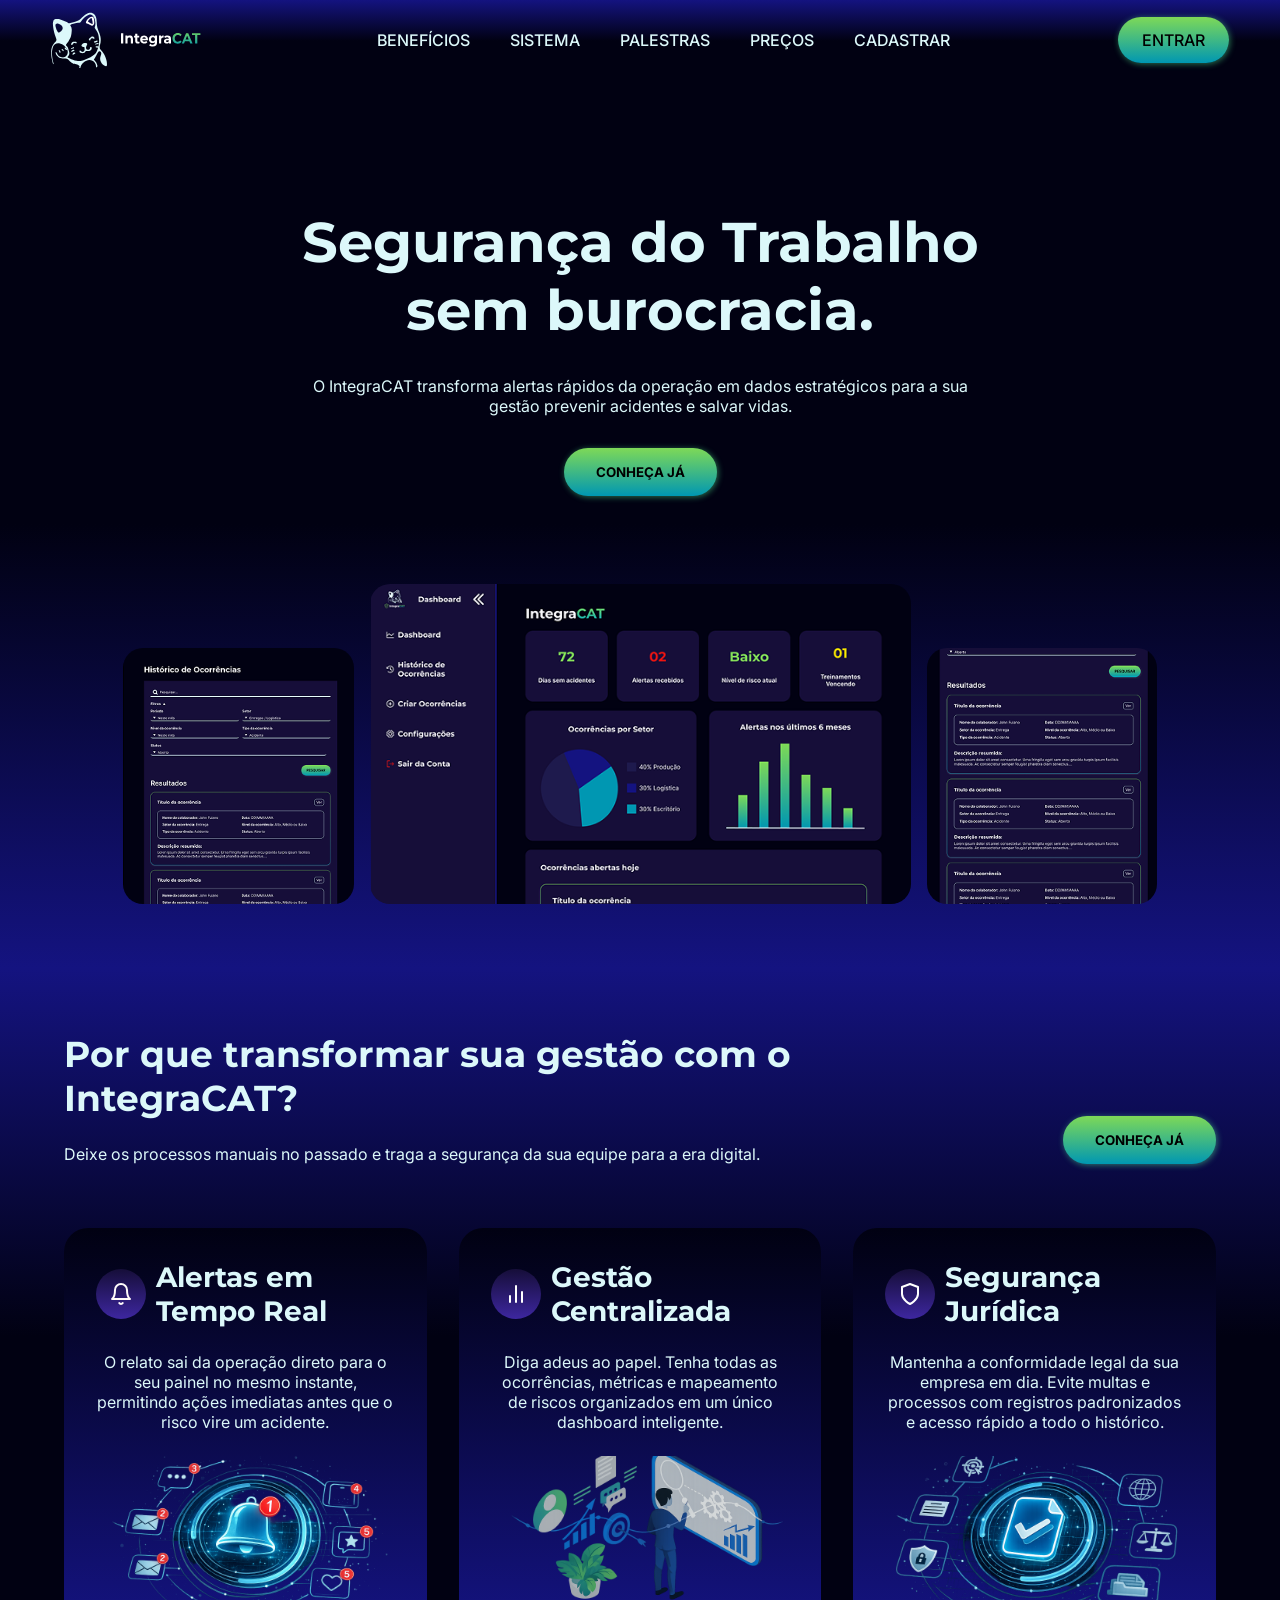
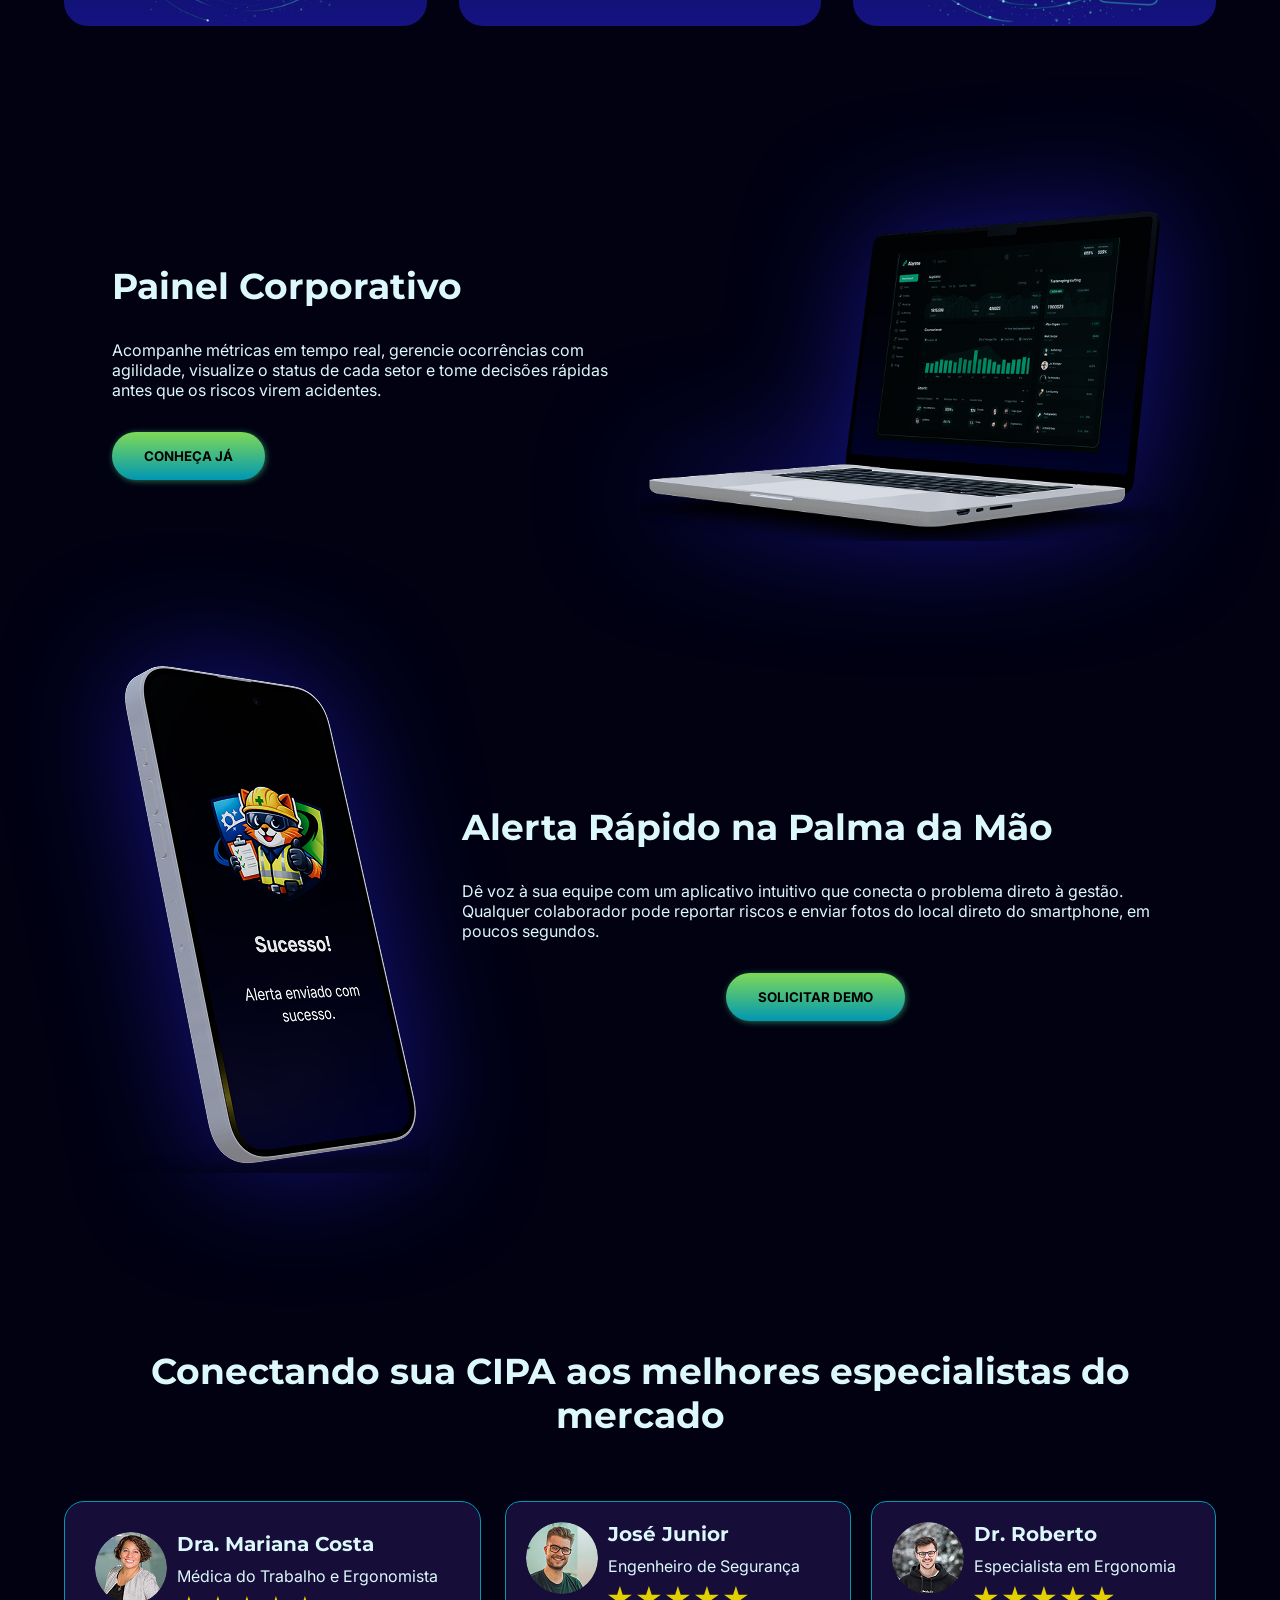
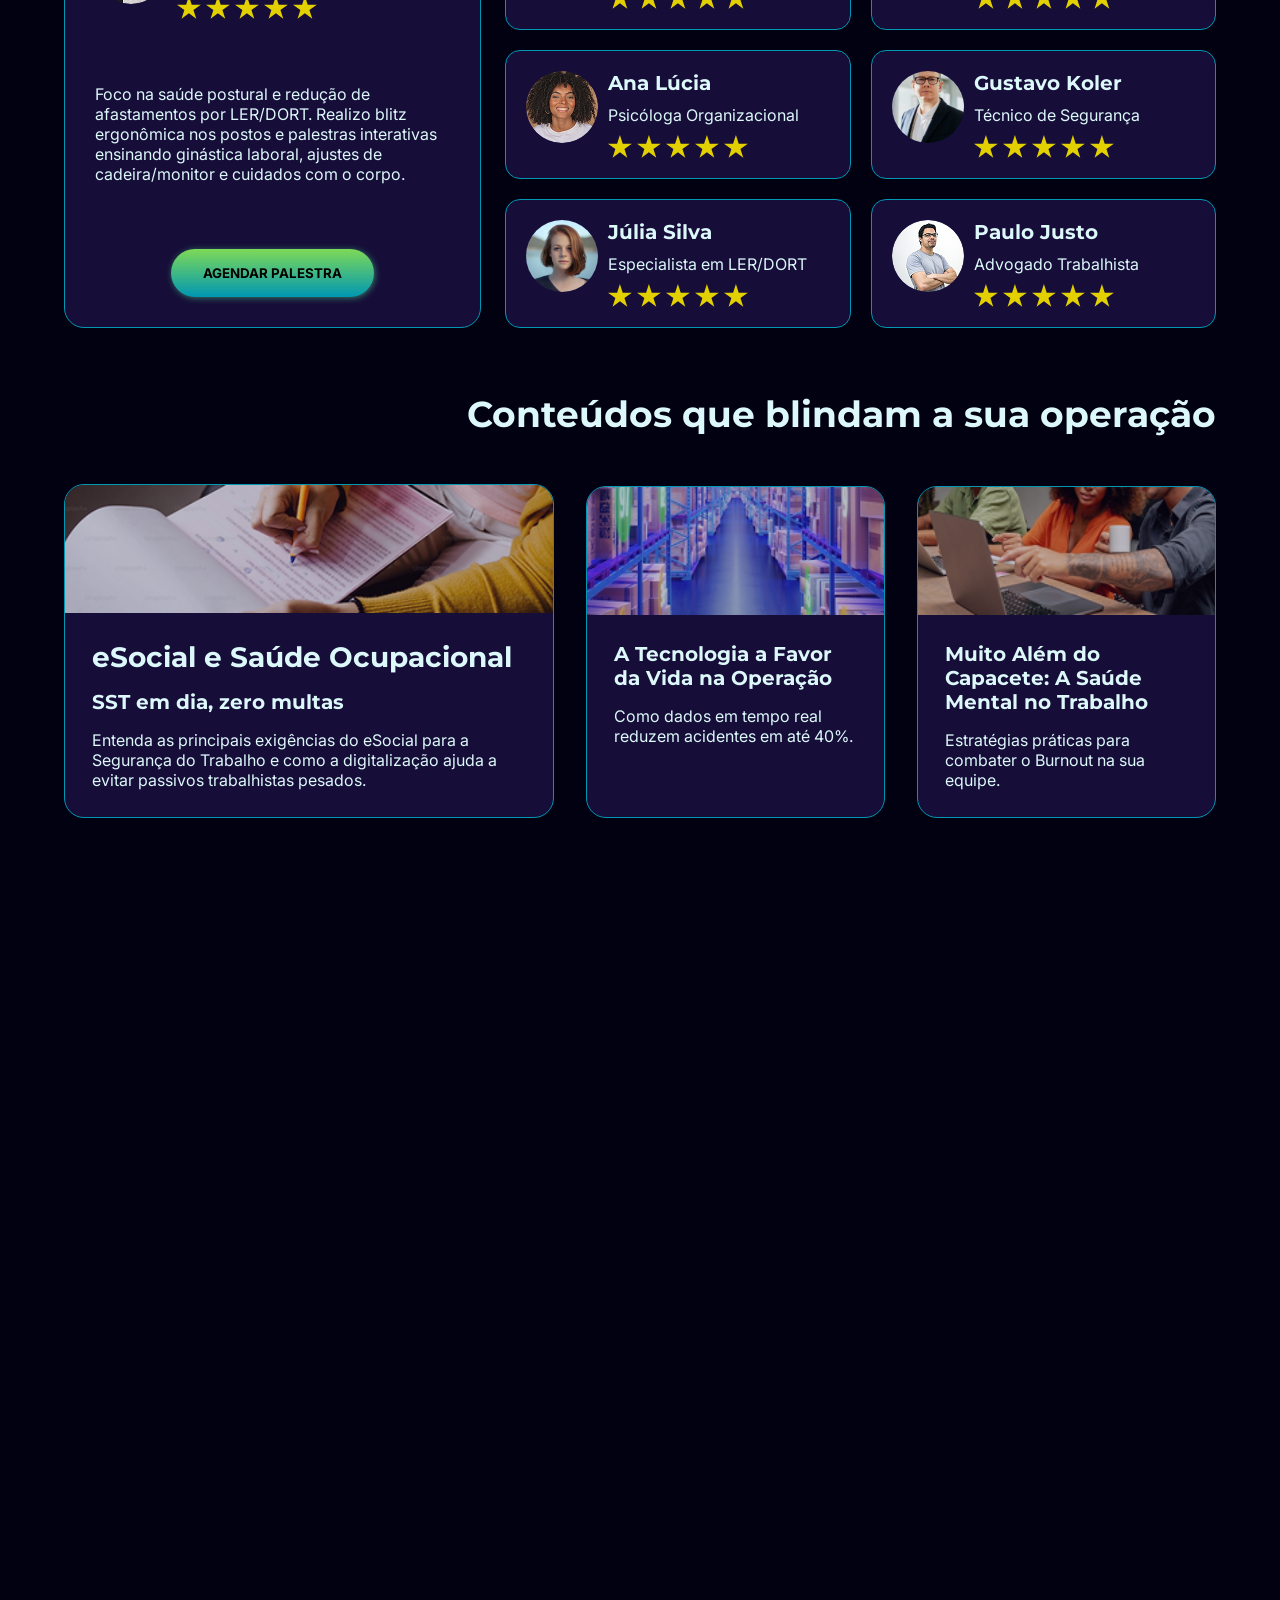
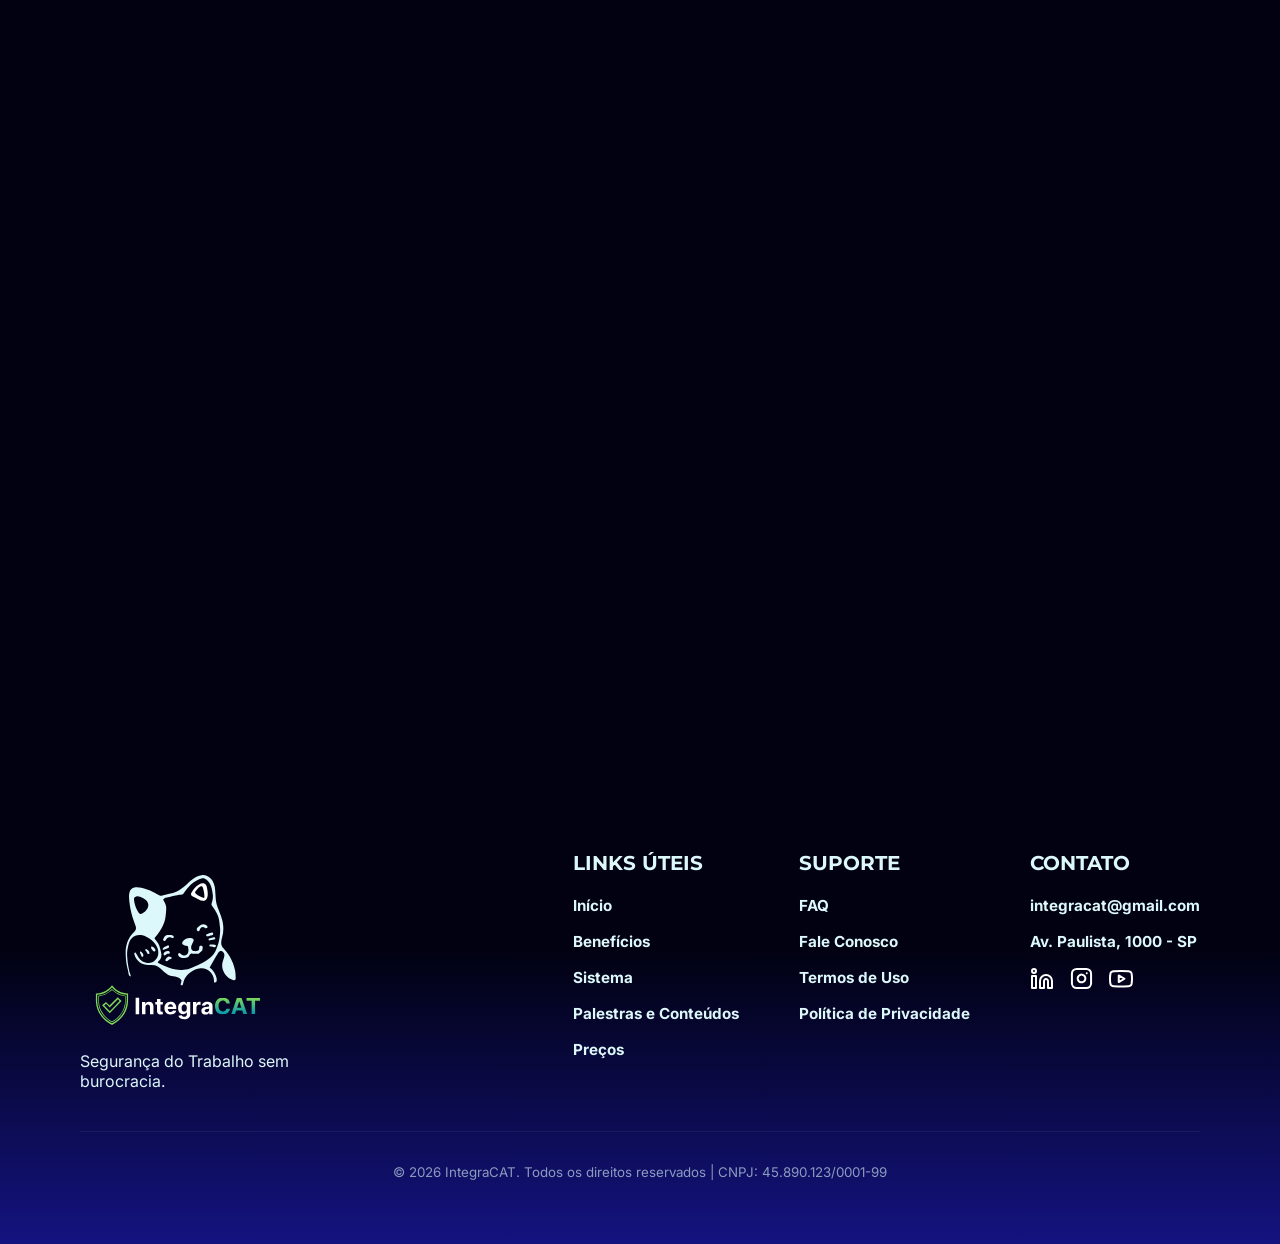
<file: index.html>
<html lang="pt-BR">

<head>
    <meta charset="UTF-8" />
    <meta name="viewport" content="width=device-width, initial-scale=1.0" />

    <link rel="preconnect" href="https://fonts.googleapis.com" />
    <link rel="preconnect" href="https://fonts.gstatic.com" crossorigin />
    <link href="https://fonts.googleapis.com/css2?family=Inter:ital,opsz,wght@0,14..32,100..900;1,14..32,100..900&family=Montserrat:ital,wght@0,100..900;1,100..900&display=swap" rel="stylesheet" />

    <link rel="preconnect" href="https://fonts.googleapis.com" />
    <link rel="preconnect" href="https://fonts.gstatic.com" crossorigin />
    <link href="https://fonts.googleapis.com/css2?family=Montserrat:ital,wght@0,100..900;1,100..900&display=swap" rel="stylesheet" />

    <link rel="stylesheet" href="./source/style/reset.css" />
    <link rel="stylesheet" href="./source/style/variables.css" />
    <link rel="stylesheet" href="./source/style/landing-page.css" />
    <link rel="stylesheet" href="./source/style/components.css" />

    <link rel="shortcut icon" href="./source/img/logo integraCAT-nolet.svg" type="image/x-icon">

    <title>IntegraCAT</title>
</head>

<body>
    <header>
        <nav class="header-nav">
            <div class="title-logo">
                <img src="./source/img/logo integraCAT-nolet.svg" alt="logo - IntegraCAT" />
                <img class="lettering-logo" src="./source/img/lettering integraCAT.svg" alt="letreiro - IntegraCAT" />
            </div>
            <button class="menu" aria-label="Abrir menu">
          <img src="./source/img/icons/menu.svg" alt="menu" width="30px">
        </button>
            <ul>
                <li><a href="#beneficios" class="header-link">BENEFÍCIOS</a></li>
                <li><a href="#sistema" class="header-link">SISTEMA</a></li>
                <li><a href="#palestras" class="header-link">PALESTRAS</a></li>
                <li><a href="#precos" class="header-link">PREÇOS</a></li>
                <li><a href="#leads" class="header-link">CADASTRAR</a></li>
                <li><a class="btn-green btn-mobile" href="./pages/entrarNaConta.html">ENTRAR</a></li>
            </ul>
            <a id="btn-entrar-conta" class="btn-green btn-desktop" href="./pages/entrarNaConta.html">ENTRAR</a>
        </nav>
    </header>
    <main>
        <section id="home" class="hidden">
            <div class="home__texts">
                <h1>Segurança do Trabalho sem burocracia.</h1>
                <p>
                    O IntegraCAT transforma alertas rápidos da operação em dados estratégicos para a sua gestão prevenir acidentes e salvar vidas.
                </p>
                <a href="#leads"><button class="btn-green" aria-label="Ir para formulário">CONHEÇA JÁ</button></a>
            </div>

            <section class="container-images-home">
                <img src="./source/img/screenShots/historico.png" alt="historico de ocorrencias" />
                <img src="./source/img/screenShots/dashboard.png" alt="painel de gestão" />
                <img src="./source/img/screenShots/sistemaPesquisa.png" alt="pesquisa" />
            </section>
        </section>

        <section id="beneficios" class="hidden">
            <div class="beneficios-descricao">
                <div>
                    <h2>Por que transformar sua gestão com o IntegraCAT?</h2>
                    <p>
                        Deixe os processos manuais no passado e traga a segurança da sua equipe para a era digital.
                    </p>
                </div>

                <a href="#leads"><button class="btn-green" aria-label="Ir para formulário">CONHEÇA JÁ</button></a>
            </div>

            <section class="container-card-beneficios">
                <div class="card-beneficios">
                    <div class="card-beneficios-title">
                        <img src="./source/img/icons/bell_icon.svg" alt="alerta" />
                        <h3>Alertas em Tempo Real</h3>
                    </div>
                    <p>
                        O relato sai da operação direto para o seu painel no mesmo instante, permitindo ações imediatas antes que o risco vire um acidente.
                    </p>
                    <img src="./source/img/screenShots/notification1.png" alt="notificação" />
                </div>

                <div class="card-beneficios">
                    <div class="card-beneficios-title">
                        <img src="./source/img/icons/graph_icon.svg" alt="gráfico" />
                        <h3>Gestão Centralizada</h3>
                    </div>
                    <p>
                        Diga adeus ao papel. Tenha todas as ocorrências, métricas e mapeamento de riscos organizados em um único dashboard inteligente.
                    </p>
                    <img src="./source/img/screenShots/graphs1.png" alt="painel" />
                </div>

                <div class="card-beneficios">
                    <div class="card-beneficios-title">
                        <img src="./source/img/icons/shield_icon.svg" alt="escudo" />
                        <h3>Segurança Jurídica</h3>
                    </div>
                    <p>
                        Mantenha a conformidade legal da sua empresa em dia. Evite multas e processos com registros padronizados e acesso rápido a todo o histórico.
                    </p>
                    <img src="./source/img/screenShots/security1.png" alt="segurança e proteção" />
                </div>
            </section>
        </section>

        <section id="sistema" class="hidden">
            <div class="visao-sistemas">
                <section class="informacao-sistemas">
                    <h2>Painel Corporativo</h2>
                    <p>
                        Acompanhe métricas em tempo real, gerencie ocorrências com agilidade, visualize o status de cada setor e tome decisões rápidas antes que os riscos virem acidentes.
                    </p>
                    <a href="#leads"><button class="btn-green" aria-label="Ir para formulário">CONHEÇA JÁ</button></a>
                </section>
                <img src="./source/img/Screenshot-MacBook Pro (16inch).png" alt="painel corporativo no Notebook" class="img-mockup-dash" />
            </div>

            <div class="visao-sistemas">
                <img src="./source/img/Screenshot-iPhone15 Pro Max.png" alt="aplicativo de alerta no celular" class="img-mockup-app" />
                <section class="informacao-sistemas">
                    <h2>Alerta Rápido na Palma da Mão</h2>
                    <div>
                        <p>
                            Dê voz à sua equipe com um aplicativo intuitivo que conecta o problema direto à gestão. Qualquer colaborador pode reportar riscos e enviar fotos do local direto do smartphone, em poucos segundos.
                        </p>
                        <button class="btn-green" aria-label="Solicitar demonstração do aplicativo">SOLICITAR DEMO</button>
                    </div>
                </section>
            </div>
        </section>

        <section id="palestras" class="hidden">
            <h2>Conectando sua CIPA aos melhores especialistas do mercado</h2>

            <section class="container-especialistas" class="hidden">
                <article class="card-destaque" id="especialista-destaque">
                    <div>
                        <img class="img-perfil" src="./source/img/people/DraMariana.png" alt="perfil" />
                        <div>
                            <h4>Dra. Mariana Costa</h4>
                            <p>Médica do Trabalho e Ergonomista</p>
                            <div class="container-estrelas">
                                <img class="estrela" src="./source/img/icons/scoreStar.svg" alt="estrela" />
                                <img class="estrela" src="./source/img/icons/scoreStar.svg" alt="estrela" />
                                <img class="estrela" src="./source/img/icons/scoreStar.svg" alt="estrela" />
                                <img class="estrela" src="./source/img/icons/scoreStar.svg" alt="estrela" />
                                <img class="estrela" src="./source/img/icons/scoreStar.svg" alt="estrela" />
                            </div>
                        </div>
                    </div>
                    <p>
                        Foco na saúde postural e redução de afastamentos por LER/DORT. Realizo blitz ergonômica nos postos e palestras interativas ensinando ginástica laboral, ajustes de cadeira/monitor e cuidados com o corpo.
                    </p>
                    <button class="btn-green" aria-label="é possível agendar palestra com especialista">AGENDAR PALESTRA</button>
                </article>

                <div class="grid-especialistas">
                    <article class="card-menor clicavel" onclick="trocarDestaque(this)" data-descricao="Engenheiro com mais de 10 anos de experiência em adequação de maquinário e prevenção de riscos em ambientes industriais. Realiza laudos técnicos, inspeções detalhadas e treinamentos de NR-12 para garantir uma operação 100% segura e em conformidade.">
                        <div>
                            <img class="img-perfil" src="source/img/people/Jose.png" alt="perfil" />
                            <div>
                                <h4>José Junior</h4>
                                <p>Engenheiro de Segurança</p>
                                <div class="container-estrelas">
                                    <img class="estrela" src="source/img/icons/scoreStar.svg" alt="estrela" />
                                    <img class="estrela" src="source/img/icons/scoreStar.svg" alt="estrela" />
                                    <img class="estrela" src="source/img/icons/scoreStar.svg" alt="estrela" />
                                    <img class="estrela" src="source/img/icons/scoreStar.svg" alt="estrela" />
                                    <img class="estrela" src="source/img/icons/scoreStar.svg" alt="estrela" />
                                </div>
                            </div>
                        </div>
                    </article>
                    <article class="card-menor clicavel" onclick="trocarDestaque(this)" data-descricao="Doutor em Biomecânica Ocupacional, atua mapeando riscos físicos no ambiente de trabalho. Desenvolve projetos ergonômicos sob medida para escritórios e fábricas, visando aumentar a produtividade e eliminar dores e lesões ocupacionais da equipe.">
                        <div>
                            <img class="img-perfil" src="source/img/people/DrRoberto.png" alt="perfil" />
                            <div>
                                <h4>Dr. Roberto</h4>
                                <p>Especialista em Ergonomia</p>
                                <div class="container-estrelas">
                                    <img class="estrela" src="./source/img/icons/scoreStar.svg" alt="estrela" />
                                    <img class="estrela" src="./source/img/icons/scoreStar.svg" alt="estrela" />
                                    <img class="estrela" src="./source/img/icons/scoreStar.svg" alt="estrela" />
                                    <img class="estrela" src="./source/img/icons/scoreStar.svg" alt="estrela" />
                                    <img class="estrela" src="./source/img/icons/scoreStar.svg" alt="estrela" />
                                </div>
                            </div>
                        </div>
                    </article>
                    <article class="card-menor clicavel" onclick="trocarDestaque(this)" data-descricao="Especialista em Saúde Mental no Trabalho. Atua na prevenção da Síndrome de Burnout, gestão de estresse e inteligência emocional para líderes e colaboradores. Oferece workshops dinâmicos para criar um ambiente corporativo mais acolhedor e psicologicamente seguro.">
                        <div>
                            <img class="img-perfil" src="./source/img/people/AnaLucia.png" alt="perfil" />
                            <div>
                                <h4>Ana Lúcia</h4>
                                <p>Psicóloga Organizacional</p>
                                <div class="container-estrelas">
                                    <img class="estrela" src="./source/img/icons/scoreStar.svg" alt="estrela" />
                                    <img class="estrela" src="./source/img/icons/scoreStar.svg" alt="estrela" />
                                    <img class="estrela" src="./source/img/icons/scoreStar.svg" alt="estrela" />
                                    <img class="estrela" src="./source/img/icons/scoreStar.svg" alt="estrela" />
                                    <img class="estrela" src="./source/img/icons/scoreStar.svg" alt="estrela" />
                                </div>
                            </div>
                        </div>
                    </article>
                    <article class="card-menor clicavel" onclick="trocarDestaque(this)" data-descricao="Focado na linha de frente da segurança do trabalho. Possui vasta experiência em treinamentos de NR-35 (Trabalho em Altura) e NR-33 (Espaço Confinado). Conduz diálogos diários de segurança (DDS) práticos e engajadores para conscientizar a equipe operacional.">
                        <div>
                            <img class="img-perfil" src="./source/img/people/GustavoKoler.jpg" alt="perfil" />
                            <div>
                                <h4>Gustavo Koler</h4>
                                <p>Técnico de Segurança</p>
                                <div class="container-estrelas">
                                    <img class="estrela" src="./source/img/icons/scoreStar.svg" alt="estrela" />
                                    <img class="estrela" src="./source/img/icons/scoreStar.svg" alt="estrela" />
                                    <img class="estrela" src="./source/img/icons/scoreStar.svg" alt="estrela" />
                                    <img class="estrela" src="./source/img/icons/scoreStar.svg" alt="estrela" />
                                    <img class="estrela" src="./source/img/icons/scoreStar.svg" alt="estrela" />
                                </div>
                            </div>
                        </div>
                    </article>
                    <article class="card-menor clicavel" onclick="trocarDestaque(this)" data-descricao="Fisioterapeuta focada na reabilitação e prevenção de Lesões por Esforço Repetitivo. Implementa programas contínuos de ginástica laboral, além de realizar avaliações ergonômicas individuais para zerar o índice de afastamentos médicos no setor administrativo.">
                        <div>
                            <img class="img-perfil" src="source/img/people/JuliaSilva.jpg" alt="perfil" />
                            <div>
                                <h4>Júlia Silva</h4>
                                <p>Especialista em LER/DORT</p>
                                <div class="container-estrelas">
                                    <img class="estrela" src="./source/img/icons/scoreStar.svg" alt="estrela" />
                                    <img class="estrela" src="./source/img/icons/scoreStar.svg" alt="estrela" />
                                    <img class="estrela" src="./source/img/icons/scoreStar.svg" alt="estrela" />
                                    <img class="estrela" src="./source/img/icons/scoreStar.svg" alt="estrela" />
                                    <img class="estrela" src="./source/img/icons/scoreStar.svg" alt="estrela" />
                                </div>
                            </div>
                        </div>
                    </article>
                    <article class="card-menor clicavel" onclick="trocarDestaque(this)" data-descricao="Especialista em Compliance Trabalhista e Previdenciário. Orienta empresas sobre os impactos legais de acidentes de trabalho e doenças ocupacionais, defesa em fiscalizações, gestão de afastamentos (INSS) e como a digitalização ajuda a evitar multas no eSocial.">
                        <div>
                            <img class="img-perfil" src="source/img/people/PauloJusto.png" alt="perfil" />
                            <div>
                                <h4>Paulo Justo</h4>
                                <p>Advogado Trabalhista</p>
                                <div class="container-estrelas">
                                    <img class="estrela" src="./source/img/icons/scoreStar.svg" alt="estrela" />
                                    <img class="estrela" src="./source/img/icons/scoreStar.svg" alt="estrela" />
                                    <img class="estrela" src="./source/img/icons/scoreStar.svg" alt="estrela" />
                                    <img class="estrela" src="./source/img/icons/scoreStar.svg" alt="estrela" />
                                    <img class="estrela" src="./source/img/icons/scoreStar.svg" alt="estrela" />
                                </div>
                            </div>
                        </div>
                    </article>
                </div>
            </section>

            <section id="conteudos" class="hidden">
                <h2>Conteúdos que blindam a sua operação</h2>
                <section class="container-card-conteudos">
                    <article class="card-conteudo">
                        <img src="./source/img/content/saudeOcupacional.png" alt="imagem do conteudo" />
                        <div>
                            <div class="card-conteudo__texts">
                                <h3>eSocial e Saúde Ocupacional</h3>
                                <h4>SST em dia, zero multas</h4>
                                <p>
                                    Entenda as principais exigências do eSocial para a Segurança do Trabalho e como a digitalização ajuda a evitar passivos trabalhistas pesados.
                                </p>
                            </div>
                        </div>
                    </article>
                    <section class="container-card-conteudos__menores">
                        <div class="articles">
                            <article class="card-conteudo">
                                <img src="./source/img/content/tecnologiaOperacao.png" alt="capa do artigo" />
                                <div class="card-conteudo__texts">
                                    <h4>A Tecnologia a Favor da Vida na Operação</h4>
                                    <p>Como dados em tempo real reduzem acidentes em até 40%.</p>
                                </div>
                            </article>
                            <article class="card-conteudo">
                                <img src="./source/img/content/saudeMental.png" alt="capa do artigo" />
                                <div class="card-conteudo__texts">
                                    <h4>Muito Além do Capacete: A Saúde Mental no Trabalho</h4>
                                    <p>
                                        Estratégias práticas para combater o Burnout na sua equipe.
                                    </p>
                                </div>
                            </article>
                        </div>
                    </section>
                </section>
            </section>
        </section>

        <section id="precos" class="hidden">
            <h2>Planos</h2>

            <section class="container-card-precos">
                <div class="card-precos">
                    <h3>Plano Essencial</h3>
                    <h3>R$ 297,00 /mês</h3>
                    <p>Ideal para pequenas empresas dando o primeiro passo na segurança digital.</p>
                    <a href="#leads"><button class="btn-green" aria-label="Ir para formulário">TESTAR GRÁTIS</button></a>
                    <ul>
                        <li>Até 50 colaboradores;</li>
                        <li>Relatos de riscos via App;</li>
                        <li>Dashboard de gestão básico;</li>
                        <li>Histórico de ocorrências (3 meses).</li>
                    </ul>
                </div>

                <div class="card-precos">
                    <h3>Plano Profissional</h3>
                    <h3>R$ 797,00 /mês</h3>
                    <p> A solução completa para organizar o SESMT e focar na prevenção ativa.</p>
                    <a href="#leads"><button class="btn-green" aria-label="Ir para formulário">CONTRATAR</button></a>
                    <ul>
                        <li>Até 200 colaboradores;</li>
                        <li>Tudo do plano Essencial;</li>
                        <li>Relatórios avançados para CAT;</li>
                        <li>Acesso ao Hub de Especialistas (Palestras).</li>
                    </ul>
                </div>

                <div class="card-precos">
                    <h3>Plano Enterprise</h3>
                    <h3>Preço Sob Consulta</h3>
                    <p>Para grandes operações que exigem customização máxima e integração.</p>
                    <a href="#leads"><button class="btn-green" aria-label="Ir para formulário">SOLICITAR DEMONSTRAÇÃO</button></a>
                    <ul>
                        <li>Usuários ilimitados;</li>
                        <li>Tudo do plano Profissional;</li>
                        <li>Integração com ERP e eSocial;</li>
                        <li>Personalização do App com a sua marca.</li>
                    </ul>
                </div>
            </section>
        </section>

        <section id="leads" class="hidden">
            <h2>Pronto para modernizar a sua gestão de segurança?</h2>

            <form class="form-leads" action="">
                <div class="form-row">
                    <div class="form-group">
                        <label for="nome">Nome:</label>
                        <input type="text" name="user_nome" id="nome" required placeholder="Digite seu nome aqui..." />
                    </div>

                    <div class="form-group">
                        <label for="email">E-mail corporativo:</label>
                        <input type="email" name="user_email" id="email" placeholder="Digite seu e-mail aqui..." required />
                    </div>
                </div>

                <div class="form-row">
                    <div class="form-group">
                        <label for="telefone">Telefone / Whatsapp:</label>
                        <input type="tel" name="user_telefone" id="telefone" placeholder="Digite seu telefone aqui..." />
                    </div>

                    <div class="form-group">
                        <label for="empresa">Empresa:</label>
                        <input type="text" name="user_empresa" id="empresa" placeholder="Digite o nome da empresa aqui..." />
                    </div>
                </div>

                <div class="form-row">
                    <div class="form-group">
                        <label for="cargo">Cargo:</label>
                        <input type="text" name="user_cargo" id="cargo" placeholder="Digite seu cargo aqui..." />
                    </div>

                    <div class="form-group">
                        <label for="num_func">Número de funcionários:</label>
                        <input type="number" name="user_numeroFuncionarios" id="num_func" placeholder="Digite a quantidade de funcionários" />
                    </div>
                </div>

                <div class="form-row">
                    <div class="checkbox-group">
                        <input type="checkbox" name="privacidade" id="privacidade" required />
                        <label for="privacidade">
                Concordo em receber comunicações e aceito a Política de
                Privacidade
              </label>
                    </div>

                    <button class="btn-green">SOLICITAR DEMONSTRAÇÃO</button>
                </div>
            </form>
        </section>
    </main>

    <app-footer></app-footer>

    <!-- API VLibras -->
    <div vw class="enabled">
        <div vw-access-button class="active"></div>
        <div vw-plugin-wrapper>
            <div class="vw-plugin-top-wrapper"></div>
        </div>
    </div>
    <script src="https://vlibras.gov.br/app/vlibras-plugin.js"></script>
    <script>
        new window.VLibras.Widget('https://vlibras.gov.br/app');
    </script>

    <script src="./source/js/scroll-reveal.js"></script>
    <script src="./source/js/components/footer.js" defer></script>
    <script src="./source/js/header.js"></script>
    <script src="./source/js/trocaEspecialista.js"></script>
</body>

</html>
</file>
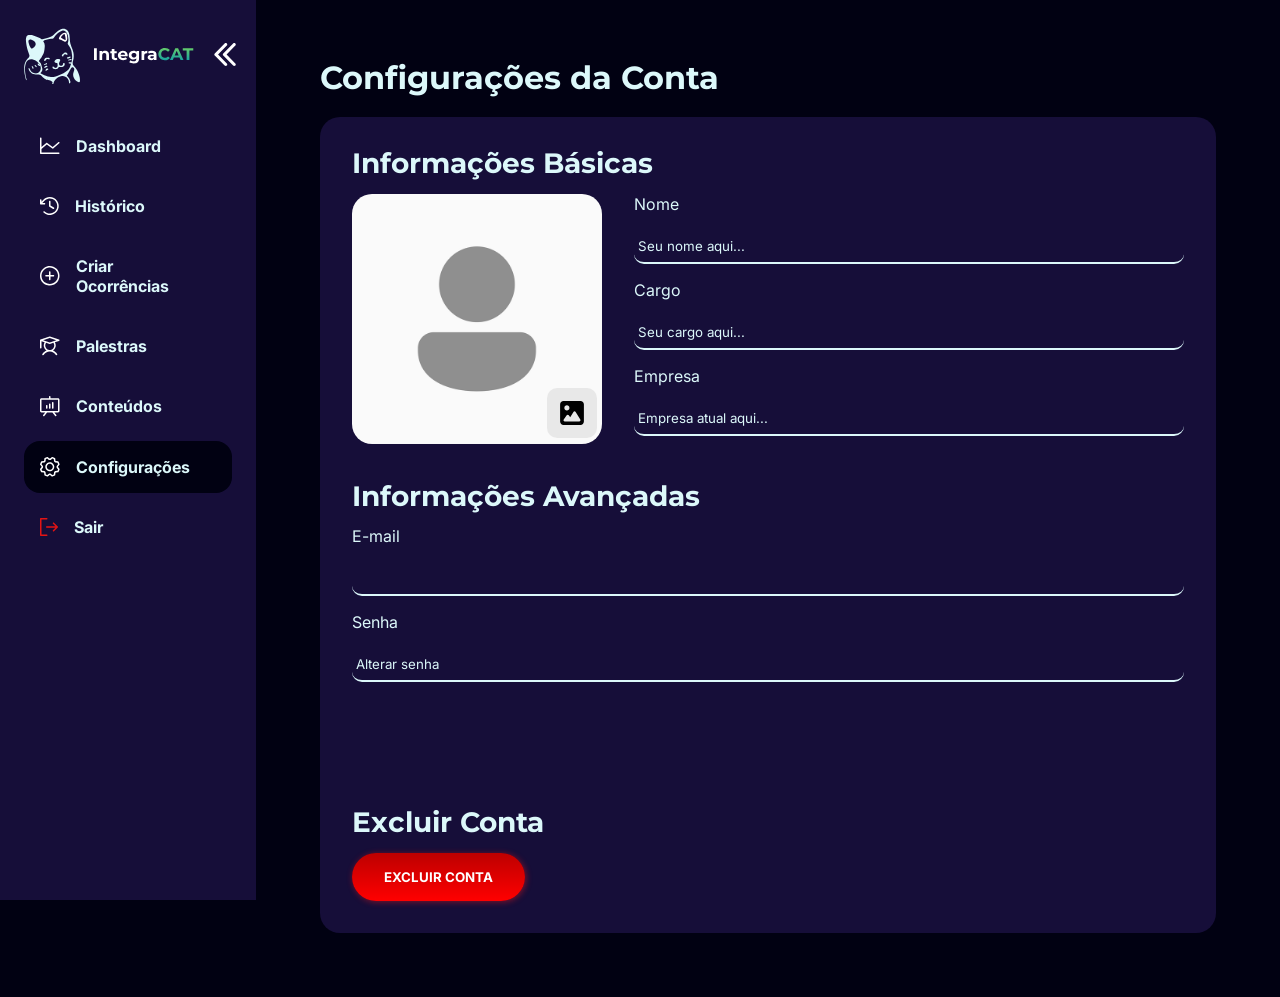
<file: pages/dashboard-configuracoes.html>
<!doctype html>
<html lang="pt-BR">
  <head>
    <meta charset="UTF-8" />
    <meta name="viewport" content="width=device-width, initial-scale=1.0" />

    <link rel="preconnect" href="https://fonts.googleapis.com" />
    <link rel="preconnect" href="https://fonts.gstatic.com" crossorigin />
    <link
      href="https://fonts.googleapis.com/css2?family=Inter:ital,opsz,wght@0,14..32,100..900;1,14..32,100..900&family=Montserrat:ital,wght@0,100..900;1,100..900&display=swap"
      rel="stylesheet"
    />

    <link rel="preconnect" href="https://fonts.googleapis.com" />
    <link rel="preconnect" href="https://fonts.gstatic.com" crossorigin />
    <link
      href="https://fonts.googleapis.com/css2?family=Montserrat:ital,wght@0,100..900;1,100..900&display=swap"
      rel="stylesheet"
    />

    <link rel="stylesheet" href="../source/style/reset.css" />
    <link rel="stylesheet" href="../source/style/variables.css" />
    <link rel="stylesheet" href="../source/style/dashboard/dashboard.css" />
    <link rel="stylesheet" href="../source/style/components.css" />
    <link rel="stylesheet" href="../source/style/dashboard/components.css">

    <link rel="shortcut icon" href="../source/img/logo integraCAT-nolet.svg" type="image/x-icon">

    <title>Dashboard - integraCAT</title>
  </head>
  <body>
    <div class="container">
      
      <app-sidebar></app-sidebar>

      <main class="content">
        <h1>Configurações da Conta</h1>

        <section class="content-section configuracoes">
          <h2 class="visually-hidden">Configurações</h2>
          <form id="informacoes-basicas" class="informacoes">
            <section>
              <h3>Informações Básicas</h3>
              <div class="configuracoes-basicas">
                <div>
                  <div id="alterar-foto">
                    <img
                      src="../source/img/people/user-default.png"
                      alt="foto usuário" 
                    />

                    <input src="../source/img/icons/image-icon.svg" type="image" id="imagem"/>
                  </div>
                </div>
                <div>
                  <label for="nome">Nome</label><br />
                  <input
                    type="text"
                    id="nome"
                    placeholder="Seu nome aqui..."
                  />
                  <br />

                  <label for="cargo">Cargo</label> <br />
                  <input
                    type="text"
                    id="cargo"
                    placeholder="Seu cargo aqui..."
                  />
                  <br />

                  <label for="empresa">Empresa</label> <br />
                  <input
                    type="text"
                    id="empresa"
                    placeholder="Empresa atual aqui..."
                  />
                  <br />
                </div>
              </div>
            </section>

            <section class="configuracoes-avancadas">
              <h3>Informações Avançadas</h3>

              <label for="email">E-mail</label><br />
              <input type="email" id="email" /><br />

              <label for="senha">Senha</label><br />
              <input
                type="password"
                id="senha"
                placeholder="Alterar senha"
              /><br />
            </section>

            <div id="btn-informacoes" class="container-btn esconder">
              <button type="submit" class="btn-green">Salvar</button>
              <button type="reset" class="btn-purple">Cancelar</button>
            </div>
          </form>
          <section class="excluir-section">
            <h3>Excluir Conta</h3>
            <button id="btn-excluir-conta" class="btn-red">EXCLUIR CONTA</button>
          </section>
        </section>
      </main>
    </div>
    <script src="../source/js/components/sidebar.js" defer></script>
    <script src="../source/js/dashboardSideNav.js"></script>
    <script src="../source/js/configurações.js"></script>

    
    <!-- API VLibras -->
    <div vw class="enabled">
      <div vw-access-button class="active"></div>
      <div vw-plugin-wrapper>
        <div class="vw-plugin-top-wrapper"></div>
      </div>
    </div>
    <script src="https://vlibras.gov.br/app/vlibras-plugin.js"></script>
    <script>
      new window.VLibras.Widget('https://vlibras.gov.br/app');
    </script>
  </body>
</html>
</file>
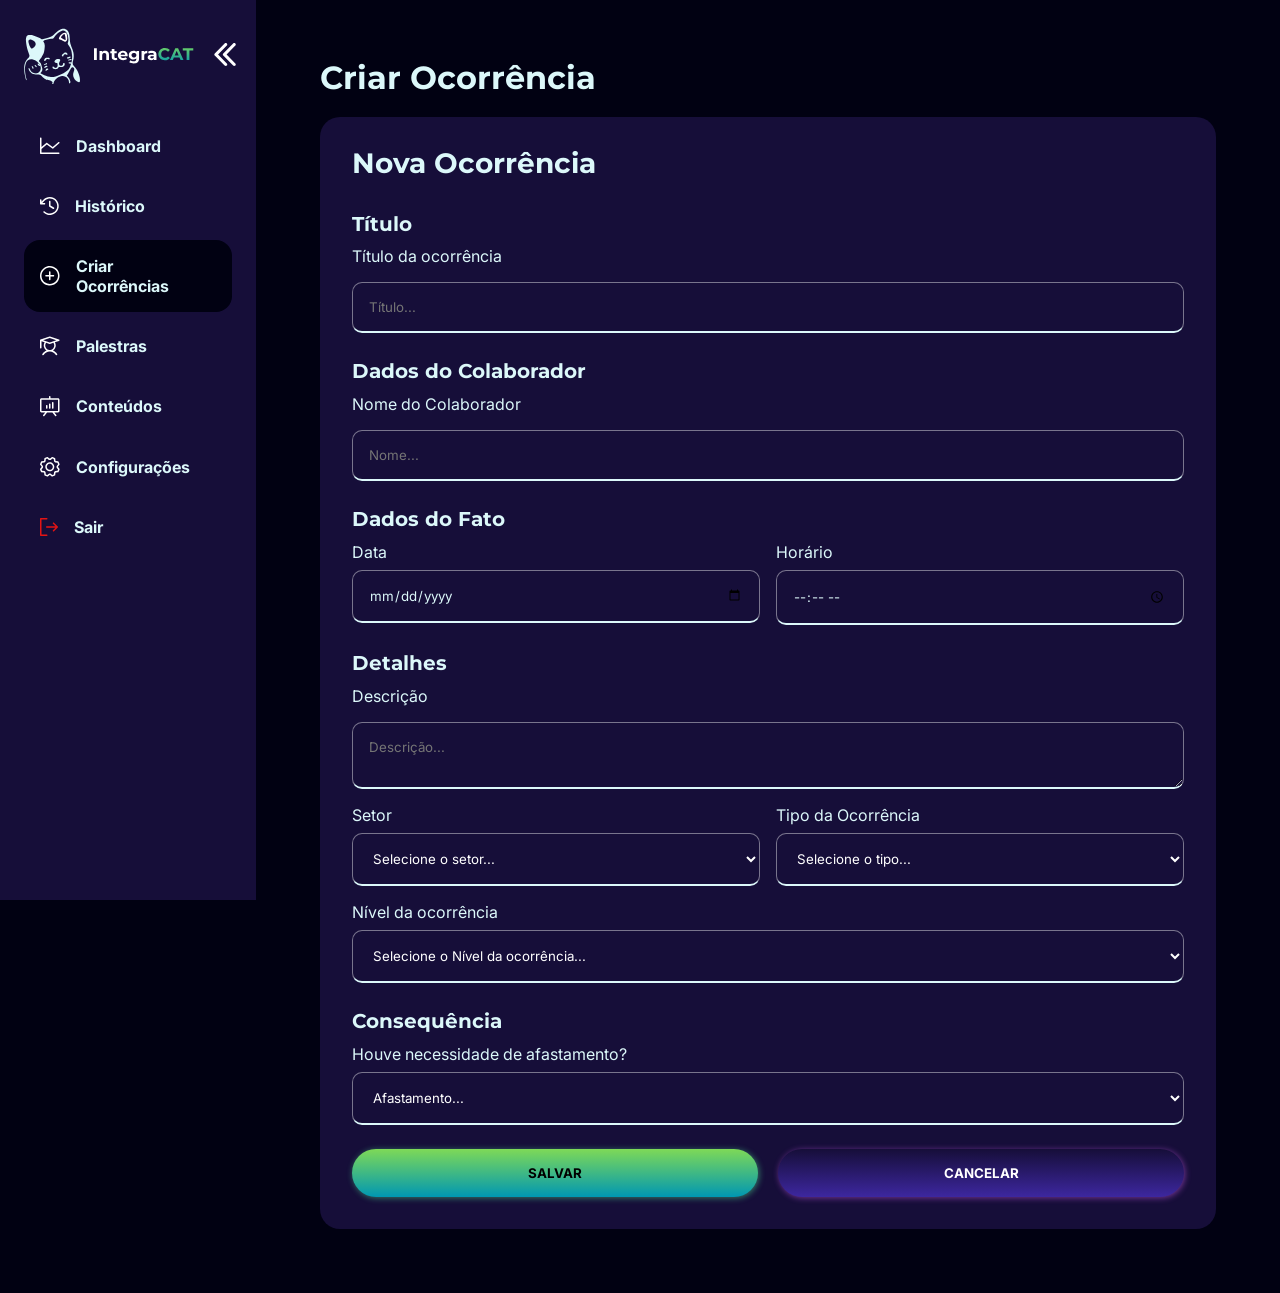
<file: pages/dashboard-criarOcorrencia.html>
<!doctype html>
<html lang="pt-BR">
  <head>
    <meta charset="UTF-8" />
    <meta name="viewport" content="width=device-width, initial-scale=1.0" />

    <link rel="preconnect" href="https://fonts.googleapis.com" />
    <link rel="preconnect" href="https://fonts.gstatic.com" crossorigin />
    <link
      href="https://fonts.googleapis.com/css2?family=Inter:ital,opsz,wght@0,14..32,100..900;1,14..32,100..900&family=Montserrat:ital,wght@0,100..900;1,100..900&display=swap"
      rel="stylesheet"
    />

    <link rel="preconnect" href="https://fonts.googleapis.com" />
    <link rel="preconnect" href="https://fonts.gstatic.com" crossorigin />
    <link
      href="https://fonts.googleapis.com/css2?family=Montserrat:ital,wght@0,100..900;1,100..900&display=swap"
      rel="stylesheet"
    />

    <link rel="stylesheet" href="../source/style/reset.css" />
    <link rel="stylesheet" href="../source/style/variables.css" />
    <link rel="stylesheet" href="../source/style/dashboard/dashboard.css" />
    <link rel="stylesheet" href="../source/style/components.css" />
    <link rel="stylesheet" href="../source/style/dashboard/components.css" />

    <link
      rel="shortcut icon"
      href="../source/img/logo integraCAT-nolet.svg"
      type="image/x-icon"
    />

    <title>Dashboard - integraCAT</title>
  </head>
  <body>
    <div class="container">

      <app-sidebar></app-sidebar>
      
      <main class="content">
        <div class="title-header">
          <h1>Criar Ocorrência</h1>
        </div>

        <section class="content-section">
          <h2 class="visually-hidden">Ocorrência</h2>
          <section class="conteiner-nova-ocorrencia">
            <h3>Nova Ocorrência</h3>
            <form class="form-ocorrencia">
              <div class="form-section">
                <h4>Título</h4>
                <label for="titulo">Título da ocorrência</label>
                <input id="titulo" type="text" placeholder="Título..." />
              </div>

              <div class="form-section">
                <h4>Dados do Colaborador</h4>
                <label for="colaborador">Nome do Colaborador</label>
                <input id="colaborador" type="text" placeholder="Nome..." />
              </div>
 
              <div class="form-section">
                <h4>Dados do Fato</h4>
                <div class="form-row">
                  <div class="campo">
                    <label for="data">Data</label>
                    <input id="data" type="date" placeholder="DD/MM/AA" />
                  </div>
                  <div class="campo">
                    <label for="horario">Horário</label>
                    <input id="horario" type="time" placeholder="HH:MM" />
                  </div>
                </div>
              </div>

              <div class="form-section">
                <h4>Detalhes</h4>
                <div class="campo-textarea">
                  <label for="descricao">Descrição</label>
                  <textarea
                    id="descricao"
                    placeholder="Descrição..."
                  ></textarea>
                </div>
                
                <div class="form-row">
                  <div class="campo">
                    <label for="setor">Setor</label>
                    <select id="setor" name="setor">
                      <option value="" disabled selected>
                        Selecione o setor...
                      </option>
                      <option value="adm">Administrativo / Escritório</option>
                      <option value="logistica">Entregas / Logística</option>
                      <option value="producao">
                        Linha de Produção / Fábrica
                      </option>
                      <option value="manutencao">Manutenção / Oficina</option>
                      <option value="limpeza">Serviços Gerais / Limpeza</option>
                      <option value="ti">TI / Infraestrutura</option>
                      <option value="externo">
                        Campo / Operações Externas
                      </option>
                    </select>
                  </div>
                  <div class="campo">
                    <label for="tipo">Tipo da Ocorrência</label>
                    <select id="tipo" name="tipo">
                      <option value="" disabled selected>
                        Selecione o tipo...
                      </option>
                      <option value="acidente_com_afastamento">
                        Acidente com Afastamento
                      </option>
                      <option value="acidente_sem_afastamento">
                        Acidente sem Afastamento
                      </option>
                      <option value="incidente_quase_acidente">
                        Incidente (Quase Acidente)
                      </option>
                      <option value="trajeto">Acidente de Trajeto</option>
                      <option value="doenca_ocupacional">
                        Doença Ocupacional
                      </option>
                      <option value="primeiros_socorros">
                        Atendimento de Primeiros Socorros
                      </option>
                      <option value="risco_ambiental">
                        Risco Ambiental / Vazamento
                      </option>
                    </select>
                  </div>
                </div>
                <div>
                  <label for="nivel">Nível da ocorrência</label>
                  <select id="nivel" name="nivel">
                    <option value="" disabled selected>Selecione o Nível da ocorrência...</option>
                    <option value="alto">Alto</option>
                    <option value="medio">Médio</option>
                    <option value="baixo">Baixo</option>
                  </select>
                </div>
              </div>

              <div class="form-section">
                <h4>Consequência</h4>
                <div>
                  <label for="afastamento"
                    >Houve necessidade de afastamento?</label
                  >
                  <select id="afastamento" name="afastamento">
                    <option value="" disabled selected>Afastamento...</option>
                    <option value="sim">Sim</option>
                    <option value="nao">Não</option>
                  </select>
                </div>
              </div>

              <div class="container-btn">
                <button
                  id="btn-salvar-ocorrencia"
                  type="button"
                  class="btn-green"
                >
                  SALVAR
                </button>
                <button type="button" class="btn-purple">CANCELAR</button>
              </div>
            </form>
          </section>
        </section>
      </main>
    </div>
    <script src="../source/js/components/sidebar.js" defer></script>
    <script src="../source/js/criarOcorrencias.js"></script>
    <script src="../source/js/dashboardSideNav.js"></script>
    

    <!-- API VLibras -->
    <div vw class="enabled">
      <div vw-access-button class="active"></div>
      <div vw-plugin-wrapper>
        <div class="vw-plugin-top-wrapper"></div>
      </div>
    </div>
    <script src="https://vlibras.gov.br/app/vlibras-plugin.js"></script>
    <script>
      new window.VLibras.Widget("https://vlibras.gov.br/app");
    </script>
  </body>
</html>
</file>
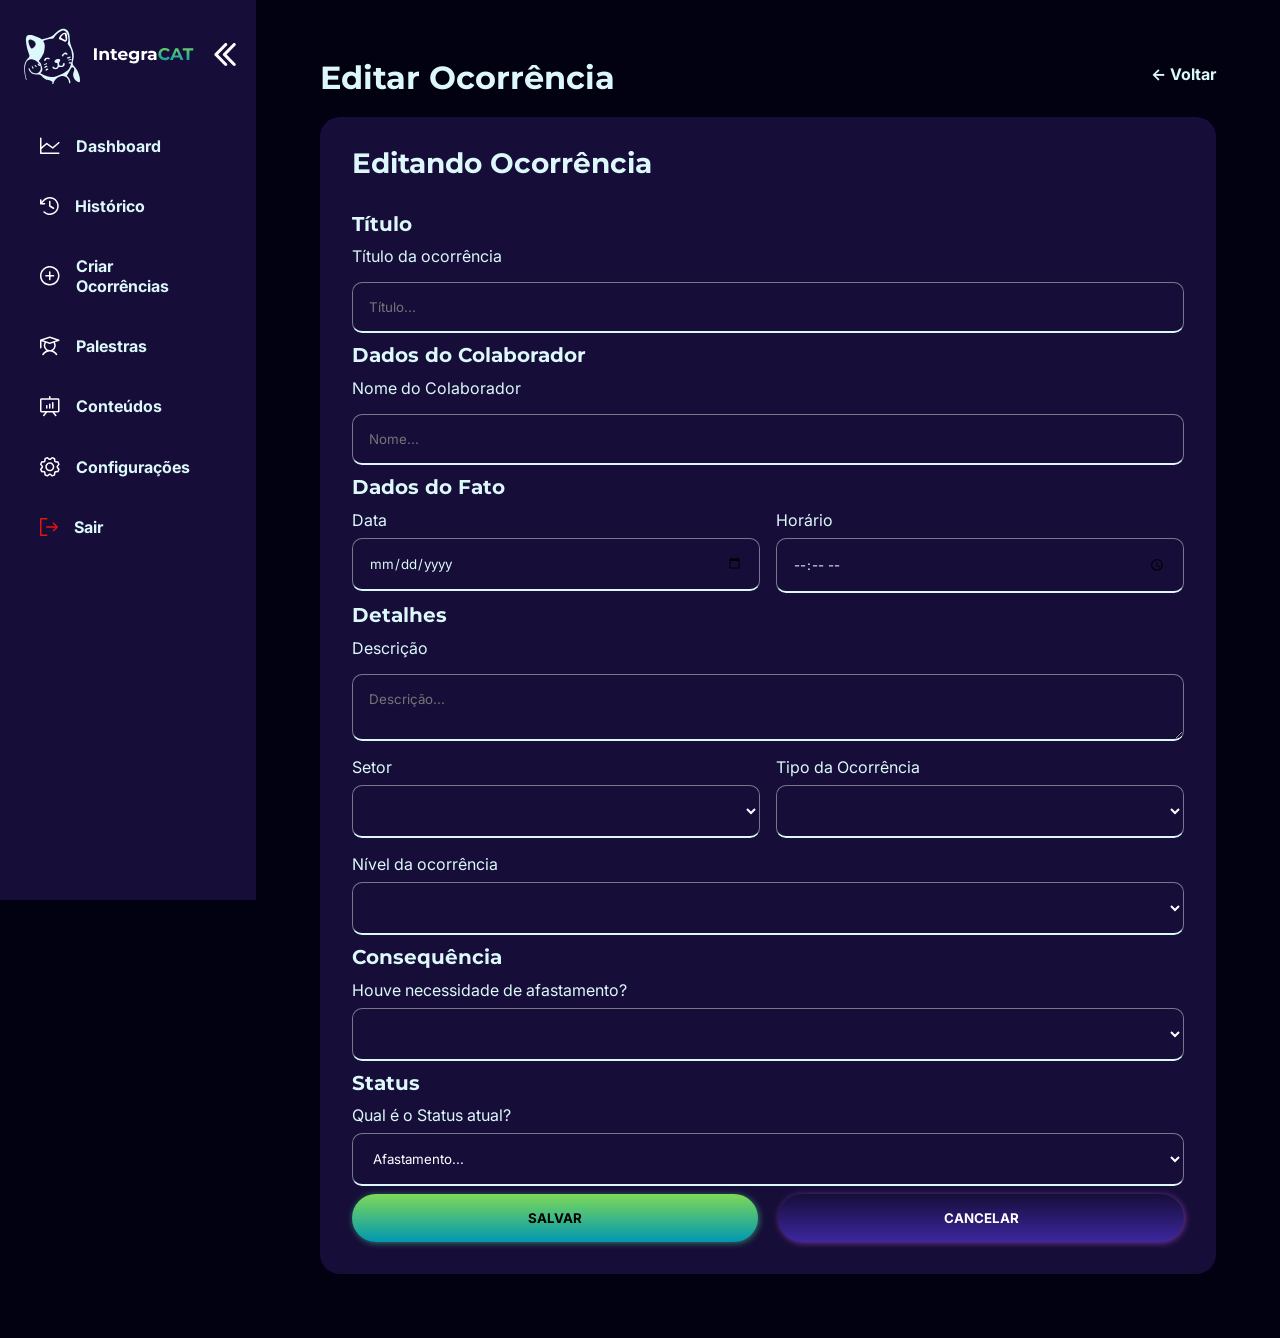
<file: pages/dashboard-editarOcorrencia.html>
<!doctype html>
<html lang="pt-BR">
  <head>
    <meta charset="UTF-8" />
    <meta name="viewport" content="width=device-width, initial-scale=1.0" />

    <link rel="preconnect" href="https://fonts.googleapis.com" />
    <link rel="preconnect" href="https://fonts.gstatic.com" crossorigin />
    <link
      href="https://fonts.googleapis.com/css2?family=Inter:ital,opsz,wght@0,14..32,100..900;1,14..32,100..900&family=Montserrat:ital,wght@0,100..900;1,100..900&display=swap"
      rel="stylesheet"
    />

    <link rel="preconnect" href="https://fonts.googleapis.com" />
    <link rel="preconnect" href="https://fonts.gstatic.com" crossorigin />
    <link
      href="https://fonts.googleapis.com/css2?family=Montserrat:ital,wght@0,100..900;1,100..900&display=swap"
      rel="stylesheet"
    />

    <link rel="stylesheet" href="../source/style/reset.css" />
    <link rel="stylesheet" href="../source/style/variables.css" />
    <link rel="stylesheet" href="../source/style/dashboard/dashboard.css" />
    <link rel="stylesheet" href="../source/style/components.css" />
    <link rel="stylesheet" href="../source/style/dashboard/components.css" />

    <link
      rel="shortcut icon"
      href="../source/img/logo integraCAT-nolet.svg"
      type="image/x-icon"
    />

    <title>Dashboard - integraCAT</title>
  </head>
  <body>
    <div class="container">
      
      <app-sidebar></app-sidebar>

      <main class="content">
        <div class="title-header">
          <h1>Editar Ocorrência</h1>
          <a href="">← Voltar</a>
        </div>

        <section class="content-section">
          <h2 class="visually-hidden">Ocorrência</h2>
          <section class="conteiner-nova-ocorrencia">
            <h3>Editando Ocorrência</h3>
            <form class="ocorrencia">
              <div class="form-section">
                <h4>Título</h4>
                <label for="titulo">Título da ocorrência</label>
                <input id="titulo" type="text" placeholder="Título..." />
              </div>

              <div class="form-section">
                <h4>Dados do Colaborador</h4>
                <label for="colaborador">Nome do Colaborador</label>
                <input id="colaborador" type="text" placeholder="Nome..." />
              </div>
 
              <div class="form-section">
                <h4>Dados do Fato</h4>
                <div class="form-row">
                  <div class="campo">
                    <label for="data">Data</label>
                    <input id="data" type="date" placeholder="DD/MM/AA" />
                  </div>
                  <div class="campo">
                    <label for="horario">Horário</label>
                    <input id="horario" type="time" placeholder="HH:MM" />
                  </div>
                </div>
              </div>

              <div class="form-section">
                <h4>Detalhes</h4>
                <div class="campo-textarea">
                  <label for="descricao">Descrição</label>
                  <textarea
                    id="descricao"
                    placeholder="Descrição..."
                  ></textarea>
                </div>
                
                <div class="form-row">
                  <div class="campo">
                    <label for="setor">Setor</label>
                    <select id="setor" name="setor">
                      <option value="" disabled selected>
                        Selecione o setor...
                      </option>
                      <option value="adm">Administrativo / Escritório</option>
                      <option value="logistica">Entregas / Logística</option>
                      <option value="producao">
                        Linha de Produção / Fábrica
                      </option>
                      <option value="manutencao">Manutenção / Oficina</option>
                      <option value="limpeza">Serviços Gerais / Limpeza</option>
                      <option value="ti">TI / Infraestrutura</option>
                      <option value="externo">
                        Campo / Operações Externas
                      </option>
                    </select>
                  </div>
                  <div class="campo">
                    <label for="tipo">Tipo da Ocorrência</label>
                    <select id="tipo" name="tipo">
                      <option value="" disabled selected>
                        Selecione o tipo...
                      </option>
                      <option value="acidente_com_afastamento">
                        Acidente com Afastamento
                      </option>
                      <option value="acidente_sem_afastamento">
                        Acidente sem Afastamento
                      </option>
                      <option value="incidente_quase_acidente">
                        Incidente (Quase Acidente)
                      </option>
                      <option value="trajeto">Acidente de Trajeto</option>
                      <option value="doenca_ocupacional">
                        Doença Ocupacional
                      </option>
                      <option value="primeiros_socorros">
                        Atendimento de Primeiros Socorros
                      </option>
                      <option value="risco_ambiental">
                        Risco Ambiental / Vazamento
                      </option>
                    </select>
                  </div>
                </div>
                <div>
                  <label for="nivel">Nível da ocorrência</label>
                  <select id="nivel" name="nivel">
                    <option value="" disabled selected>Selecione o Nível da ocorrência...</option>
                    <option value="alto">Alto</option>
                    <option value="medio">Médio</option>
                    <option value="baixo">Baixo</option>
                  </select>
                </div>
              </div>

              <div class="form-section">
                <h4>Consequência</h4>
                <div>
                  <label for="afastamento"
                    >Houve necessidade de afastamento?</label>
                  <select id="afastamento" name="afastamento">
                    <option value="" disabled selected>Afastamento...</option>
                    <option value="sim">Sim</option>
                    <option value="nao">Não</option>
                  </select>
                </div>
              </div>
              <div class="form-section">
                <h4>Status</h4>
                <div>
                  <label for="status"
                    >Qual é o Status atual?</label>
                  <select id="status" name="afastamento">
                    <option value="" disabled selected>Afastamento...</option>
                    <option value="aberto">Aberto</option>
                    <option value="fechado">Fechado</option>
                  </select>
                </div>
              </div>

              <div class="container-btn">
                <button
                  id="btn-salvar-ocorrencia"
                  type="button"
                  class="btn-green"
                >
                  SALVAR
                </button>
                <button type="button" class="btn-purple" onclick="location.href='/pages/dashboard-ocorrencia.html'">CANCELAR</button>
                
              </div>
            </form>
          </section>
        </section>
      </main>
    </div>    
    <script src="../source/js/components/sidebar.js" defer></script>

    <script src="../source/js/editarOcorrencia.js"></script>
    <script src="../source/js/dashboardSideNav.js"></script>

    <!-- API VLibras -->
    <div vw class="enabled">
      <div vw-access-button class="active"></div>
      <div vw-plugin-wrapper>
        <div class="vw-plugin-top-wrapper"></div>
      </div>
    </div>
    <script src="https://vlibras.gov.br/app/vlibras-plugin.js"></script>
    <script>
      new window.VLibras.Widget("https://vlibras.gov.br/app");
    </script>
  </body>
</html>
</file>
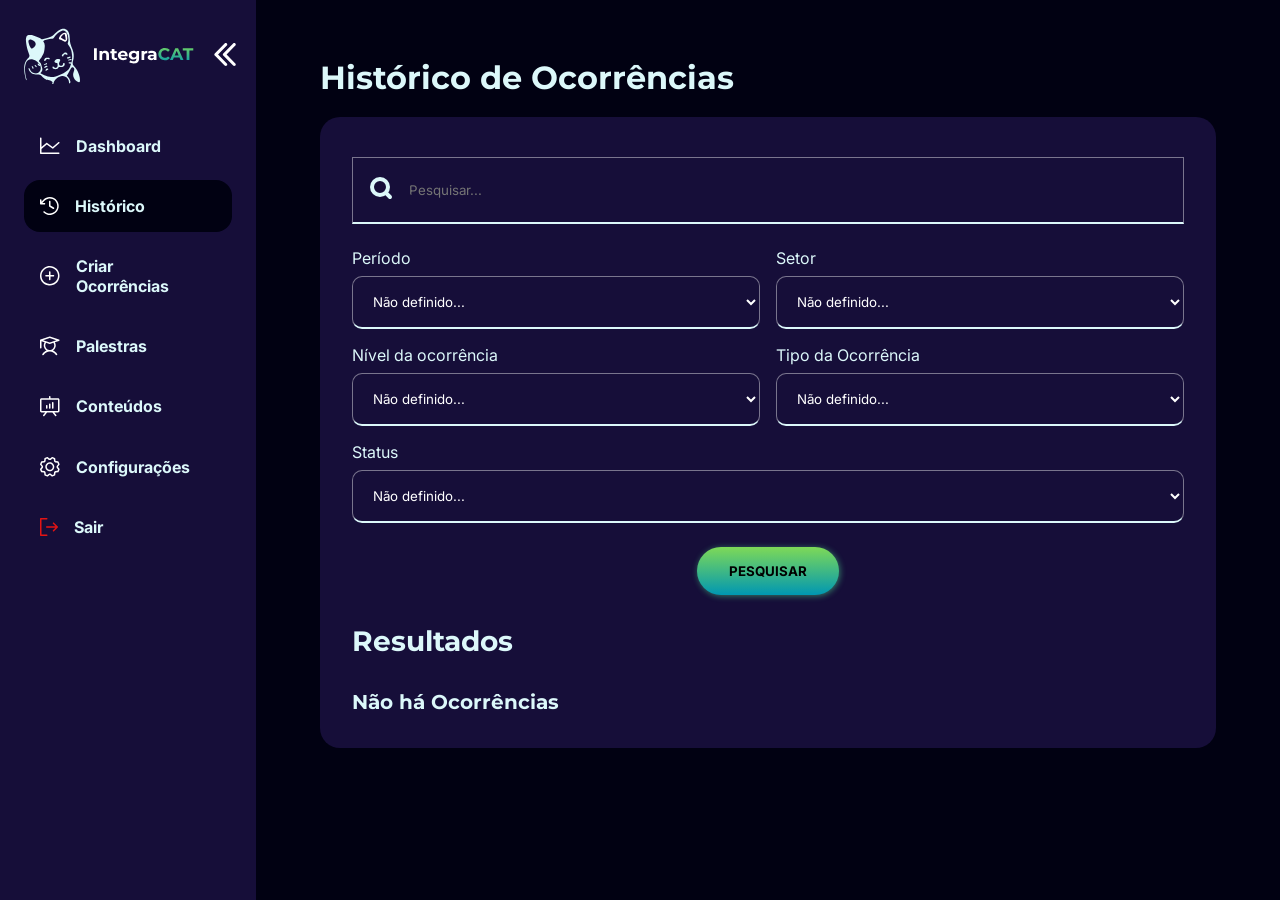
<file: pages/dashboard-historico.html>
<!doctype html>
<html lang="pt-BR">
  <head>
    <meta charset="UTF-8" />
    <meta name="viewport" content="width=device-width, initial-scale=1.0" />

    <link rel="preconnect" href="https://fonts.googleapis.com" />
    <link rel="preconnect" href="https://fonts.gstatic.com" crossorigin />
    <link
      href="https://fonts.googleapis.com/css2?family=Inter:ital,opsz,wght@0,14..32,100..900;1,14..32,100..900&family=Montserrat:ital,wght@0,100..900;1,100..900&display=swap"
      rel="stylesheet"
    />

    <link rel="preconnect" href="https://fonts.googleapis.com" />
    <link rel="preconnect" href="https://fonts.gstatic.com" crossorigin />
    <link
      href="https://fonts.googleapis.com/css2?family=Montserrat:ital,wght@0,100..900;1,100..900&display=swap"
      rel="stylesheet"
    />

    <link rel="stylesheet" href="../source/style/reset.css" />
    <link rel="stylesheet" href="../source/style/variables.css" />
    <link rel="stylesheet" href="../source/style/dashboard/dashboard.css" />
    <link rel="stylesheet" href="../source/style/components.css" />
    <link rel="stylesheet" href="../source/style/dashboard/components.css" />

    <link
      rel="shortcut icon"
      href="../source/img/logo integraCAT-nolet.svg"
      type="image/x-icon"
    />

    <title>Dashboard - integraCAT</title>
  </head>
  <body>
    <div class="container">
      
      <app-sidebar></app-sidebar>

      <main class="content-historico">
        <h1>Histórico de Ocorrências</h1>

        <section class="content-section">
          <h2 class="visually-hidden">Histórico</h2>
          <div class="container-search">
            <div class="search-bar">
              <button>
                <img src="../source/img/icons/Search.svg" alt="lupa" />
              </button>
              <input id="pesquisa" type="text" placeholder="Pesquisar..." />
            </div>

            <div class="filtros-grid">
              <div class="filtros-row">
                <div class="campo">
                  <label>Período</label>
                  <select id="periodo">
                    <option value="">Não definido...</option>
                    <option value="mes">Neste Mês</option>
                    <option value="semestre">Neste Semestre</option>
                    <option value="neste_ano">Neste Ano</option>
                    <option value="todos">Todos</option>
                  </select>
                </div>

                <div class="campo">
                  <label for="setor">Setor</label>
                  <select id="setor" name="setor">
                    <option value="">
                      Não definido...
                    </option>
                    <option value="adm">Administrativo / Escritório</option>
                    <option value="logistica">Entregas / Logística</option>
                    <option value="producao">Linha de Produção / Fábrica</option>
                    <option value="manutencao">Manutenção / Oficina</option>
                    <option value="limpeza">Serviços Gerais / Limpeza</option>
                    <option value="ti">TI / Infraestrutura</option>
                    <option value="externo">Campo / Operações Externas</option>
                  </select>
                </div>
              </div>

              <div class="filtros-row">
                <div class="campo">
                  <label for="nivel">Nível da ocorrência</label>
                  <select id="nivel" name="nivel">
                    <option value="" >Não definido...</option>
                    <option value="alto">Alto</option>
                    <option value="medio">Médio</option>
                    <option value="baixo">Baixo</option>
                  </select>
                </div>

                <div class="campo">
                  <label for="tipo">Tipo da Ocorrência</label>
                    <select id="tipo" name="tipo">
                      <option value="">
                        Não definido...
                      </option>
                      <option value="acidente_com_afastamento">
                        Acidente com Afastamento
                      </option>
                      <option value="acidente_sem_afastamento">
                        Acidente sem Afastamento
                      </option>
                      <option value="incidente_quase_acidente">
                        Incidente (Quase Acidente)
                      </option>
                      <option value="trajeto">Acidente de Trajeto</option>
                      <option value="doenca_ocupacional">
                        Doença Ocupacional
                      </option>
                      <option value="primeiros_socorros">
                        Atendimento de Primeiros Socorros
                      </option>
                      <option value="risco_ambiental">
                        Risco Ambiental / Vazamento
                      </option>
                    </select>
                </div>
              </div>

              <div class="campo">
                <label>Status</label>
                <select id="status">
                  <option value="">
                    Não definido...
                  </option>
                  <option value="aberto">Aberto</option>
                  <option value="fechado">Fechado</option>
                </select>
              </div>
            </div>

            <button id="btn-pesquisa" class="btn-green">PESQUISAR</button>
          </div>

          <section id="resultados">
            <h3>Resultados</h3>
            <div id="container-resultados"></div>
          </section>
        </section>
      </main>
    </div>
    <script src="../source/js/components/sidebar.js" defer></script>
    <script src="../source/js/mostrarOcorrencias.js"></script>
    <script src="../source/js/dashboardSideNav.js"></script>
    

    <!-- API VLibras -->
    <div vw class="enabled">
      <div vw-access-button class="active"></div>
      <div vw-plugin-wrapper>
        <div class="vw-plugin-top-wrapper"></div>
      </div>
    </div>
    <script src="https://vlibras.gov.br/app/vlibras-plugin.js"></script>
    <script>
      new window.VLibras.Widget("https://vlibras.gov.br/app");
    </script>
  </body>
</html>
</file>
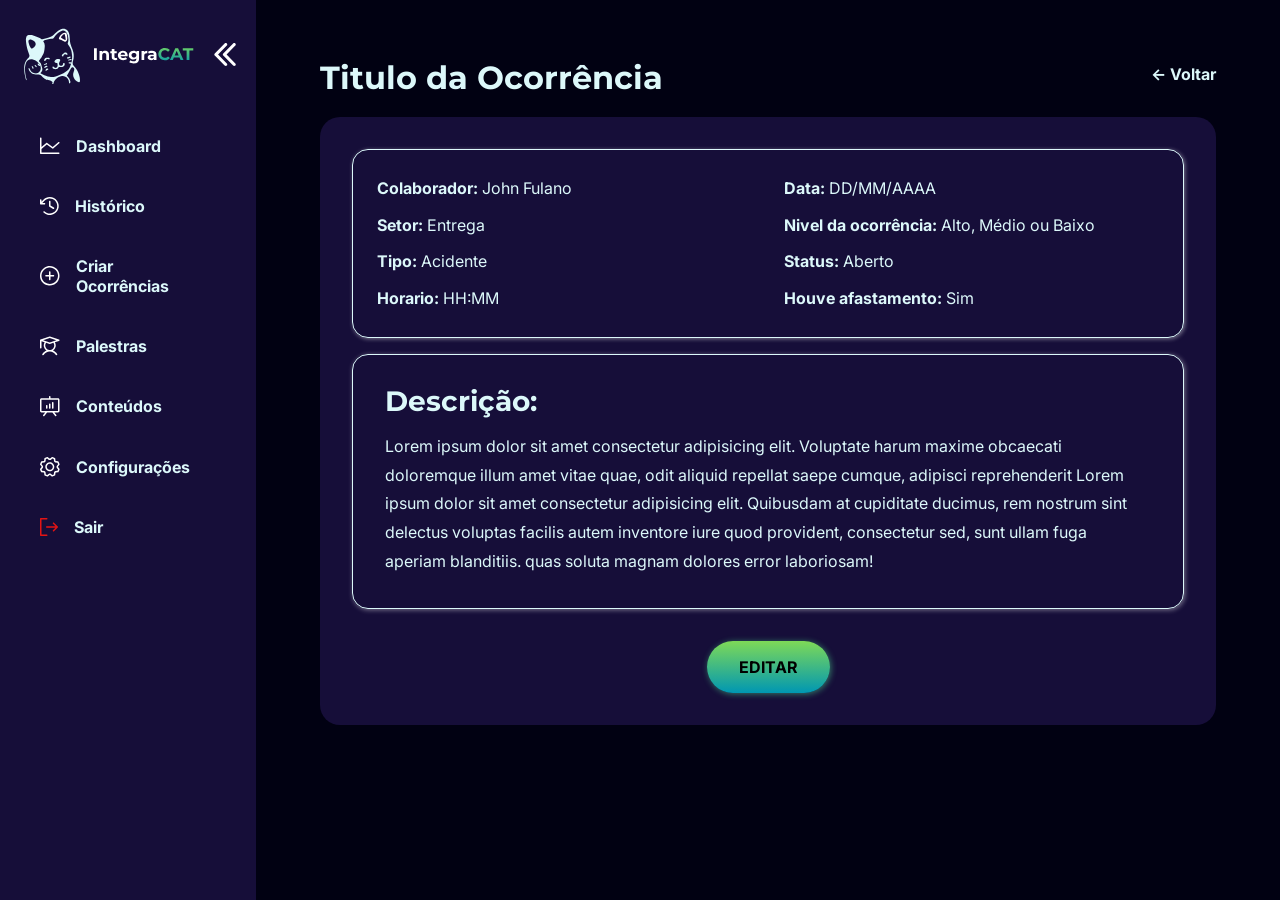
<file: pages/dashboard-ocorrencia.html>
<!doctype html>
<html lang="pt-BR">
  <head>
    <meta charset="UTF-8" />
    <meta name="viewport" content="width=device-width, initial-scale=1.0" />

    <link rel="preconnect" href="https://fonts.googleapis.com" />
    <link rel="preconnect" href="https://fonts.gstatic.com" crossorigin />
    <link
      href="https://fonts.googleapis.com/css2?family=Inter:ital,opsz,wght@0,14..32,100..900;1,14..32,100..900&family=Montserrat:ital,wght@0,100..900;1,100..900&display=swap"
      rel="stylesheet"
    />

    <link rel="preconnect" href="https://fonts.googleapis.com" />
    <link rel="preconnect" href="https://fonts.gstatic.com" crossorigin />
    <link
      href="https://fonts.googleapis.com/css2?family=Montserrat:ital,wght@0,100..900;1,100..900&display=swap"
      rel="stylesheet"
    />

    <link rel="stylesheet" href="../source/style/reset.css" />
    <link rel="stylesheet" href="../source/style/variables.css" />
    <link rel="stylesheet" href="../source/style/dashboard/dashboard.css" />
    <link rel="stylesheet" href="../source/style/components.css" />
    <link rel="stylesheet" href="../source/style/dashboard/components.css" />

    <link
      rel="shortcut icon"
      href="../source/img/logo integraCAT-nolet.svg"
      type="image/x-icon"
    />

    <title>Dashboard - integraCAT</title>
  </head>
  <body>
    <div class="container">
      
      <app-sidebar></app-sidebar>

      <main id="main-container" class="content">
        <div class="title-header">
          <h1>Titulo da Ocorrência</h1>
          <a href="../pages/dashboard-historico.html">← Voltar</a>
        </div>

        <section class="content-section">
          <h2 class="visually-hidden">Ocorrência</h2>
          <article class="card-resultado-expandido">
            <div class="resultado-grid">
              <div class="result-row">
                <p><b>Colaborador:</b> John Fulano</p>
                <p><b>Setor:</b> Entrega</p>
                <p><b>Tipo:</b> Acidente</p>
                <p><b>Horario:</b> HH:MM</p>
              </div>
              <div class="result-row">
                <p><b>Data:</b> DD/MM/AAAA</p>
                <p><b>Nivel da ocorrência:</b> Alto, Médio ou Baixo</p>
                <p><b>Status:</b> Aberto</p>
                <p><b>Houve afastamento:</b> Sim</p>
              </div>
            </div>

            <div class="descricao">
              <h3>Descrição:</h3>
              <p>
                Lorem ipsum dolor sit amet consectetur adipisicing elit.
                Voluptate harum maxime obcaecati doloremque illum amet vitae
                quae, odit aliquid repellat saepe cumque, adipisci reprehenderit
                Lorem ipsum dolor sit amet consectetur adipisicing elit.
                Quibusdam at cupiditate ducimus, rem nostrum sint delectus
                voluptas facilis autem inventore iure quod provident,
                consectetur sed, sunt ullam fuga aperiam blanditiis. quas soluta
                magnam dolores error laboriosam!
              </p>
            </div>
          </article>
          <a href="../pages/dashboard-editarOcorrencia.html" class="btn-green"
            >EDITAR</a
          >
        </section>
      </main>
    </div> 
    <script src="../source/js/components/sidebar.js" defer></script>
    <script src="../source/js/mostrarUmaOcorrencia.js"></script>
    <script src="../source/js/dashboardSideNav.js"></script>
   

    <!-- API VLibras -->
    <div vw class="enabled">
      <div vw-access-button class="active"></div>
      <div vw-plugin-wrapper>
        <div class="vw-plugin-top-wrapper"></div>
      </div>
    </div>
    <script src="https://vlibras.gov.br/app/vlibras-plugin.js"></script>
    <script>
      new window.VLibras.Widget("https://vlibras.gov.br/app");
    </script>
  </body>
</html>
</file>
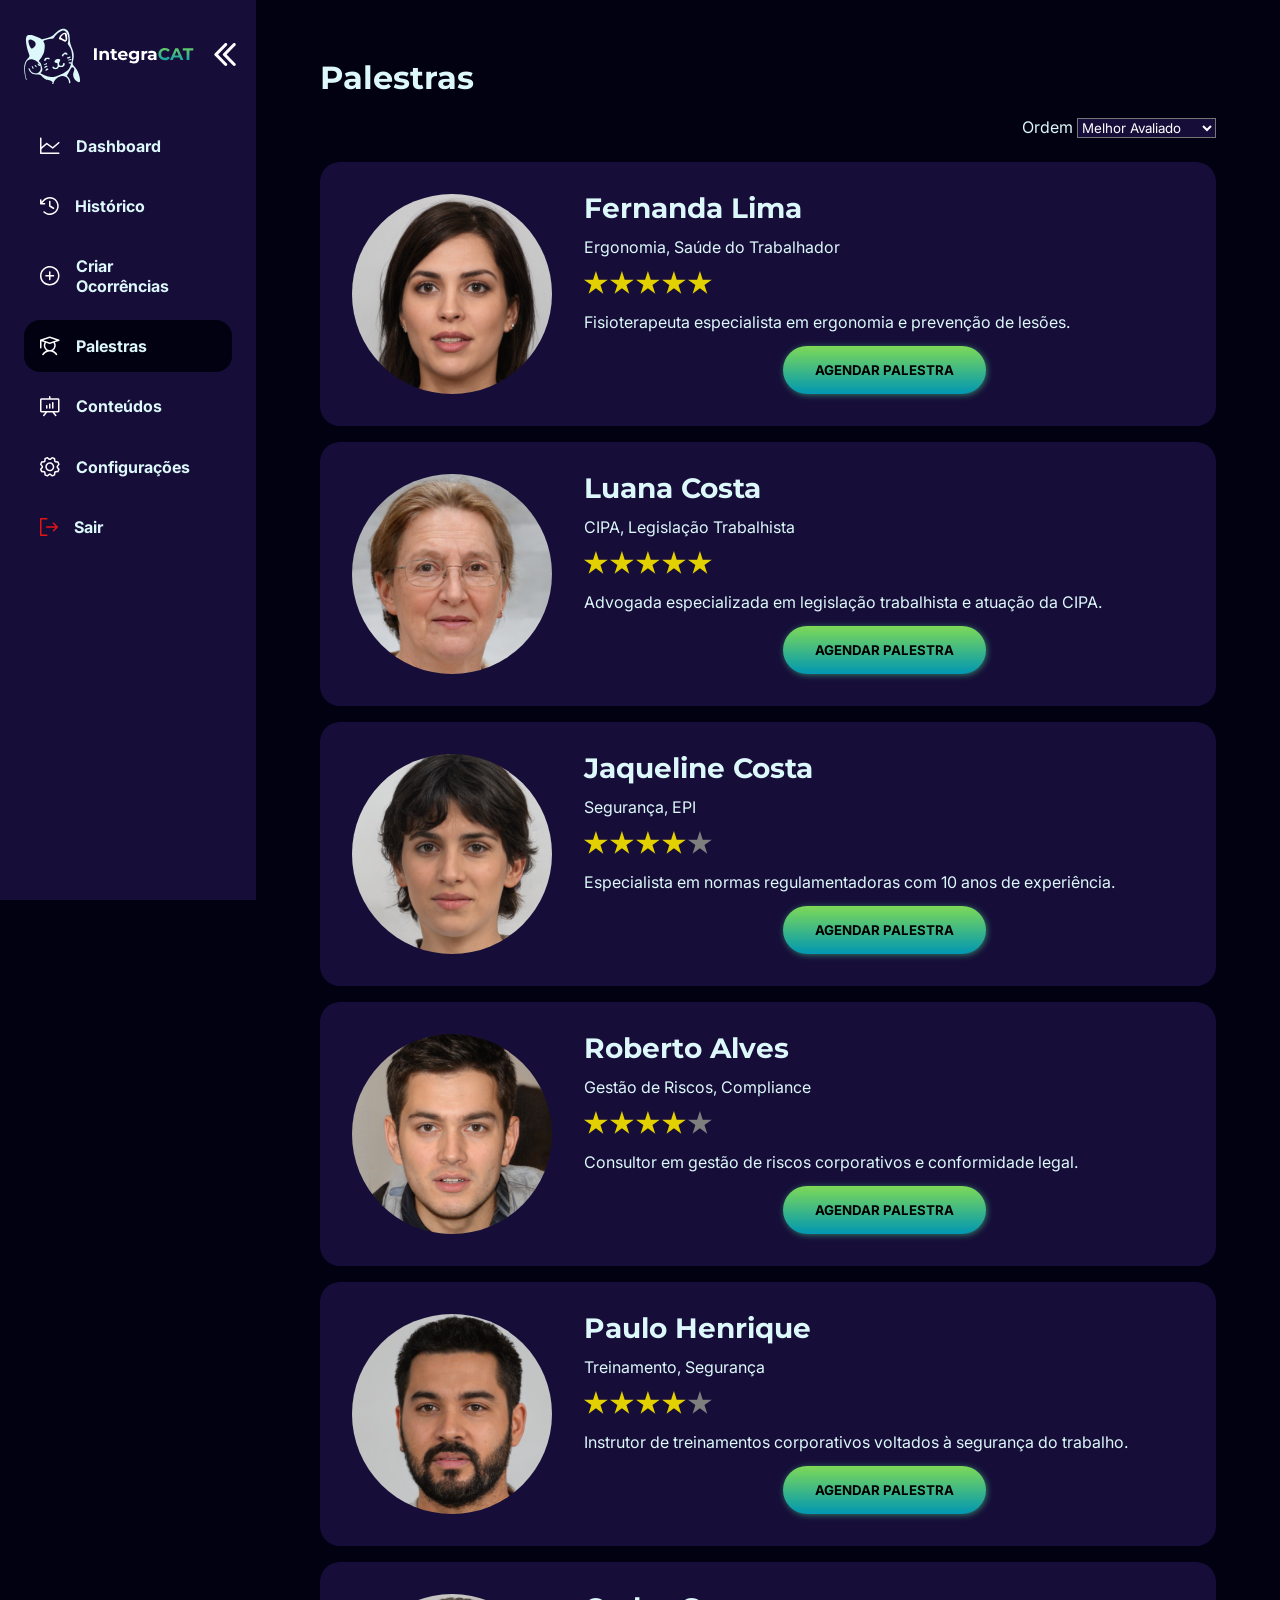
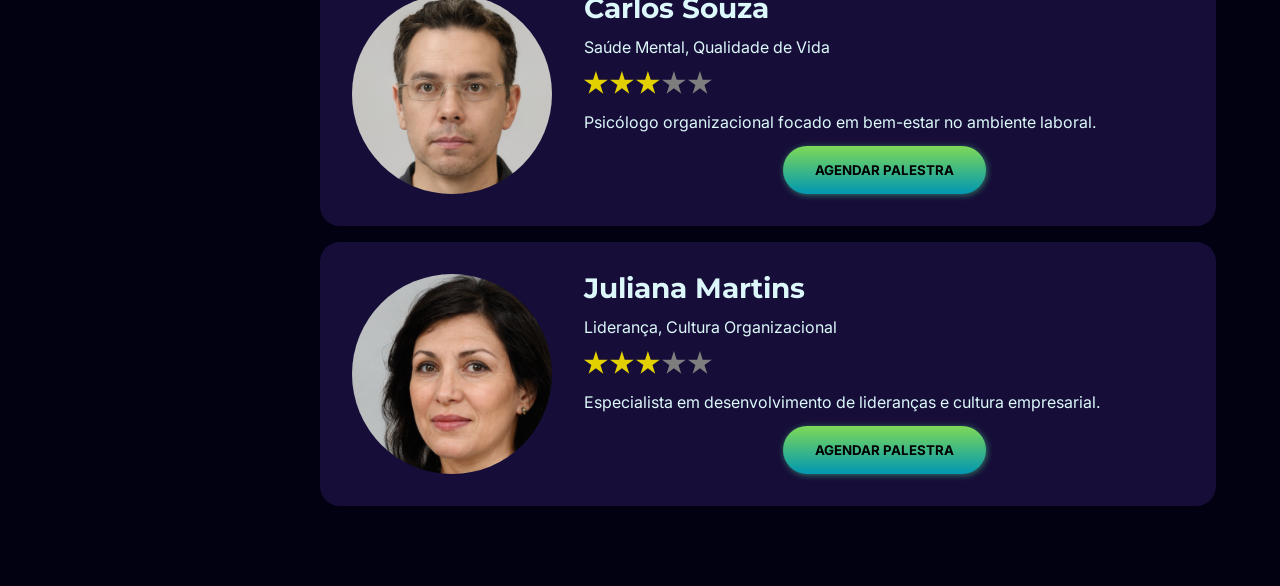
<file: pages/dashboard-palestras.html>
<!doctype html>
<html lang="pt-BR">
  <head>
    <meta charset="UTF-8" />
    <meta name="viewport" content="width=device-width, initial-scale=1.0" />

    <link rel="preconnect" href="https://fonts.googleapis.com" />
    <link rel="preconnect" href="https://fonts.gstatic.com" crossorigin />
    <link
      href="https://fonts.googleapis.com/css2?family=Inter:ital,opsz,wght@0,14..32,100..900;1,14..32,100..900&family=Montserrat:ital,wght@0,100..900;1,100..900&display=swap"
      rel="stylesheet"
    />

    <link rel="preconnect" href="https://fonts.googleapis.com" />
    <link rel="preconnect" href="https://fonts.gstatic.com" crossorigin />
    <link
      href="https://fonts.googleapis.com/css2?family=Montserrat:ital,wght@0,100..900;1,100..900&display=swap"
      rel="stylesheet"
    />

    <link rel="stylesheet" href="../source/style/reset.css" />
    <link rel="stylesheet" href="../source/style/variables.css" />
    <link rel="stylesheet" href="../source/style/dashboard/dashboard.css" />
    <link rel="stylesheet" href="../source/style/components.css" />
    <link rel="stylesheet" href="../source/style/dashboard/components.css" />

    <link
      rel="shortcut icon"
      href="../source/img/logo integraCAT-nolet.svg"
      type="image/x-icon"
    />

    <title>Dashboard - integraCAT</title>
  </head>

  <body>
    <div class="container">
      <app-sidebar></app-sidebar>

      <main id="main-container" class="content">
        <div class="title-header">
          <h1>Palestras</h1>
        </div>

        <section>
          <h2 class="visually-hidden">Palestrantes</h2>
          <section class="container-ordem">
            <div class="ordem-select">
              <label for="ordem">Ordem</label>
              <select name="ordem" id="ordem">
                <option value="melhor-avaliado">Melhor Avaliado</option>
                <option value="mais-participacoes">Mais participações</option>
              </select>
            </div>
          </section>
          <section id="container-palestras">
            <article class="palestra-card">
              <img src="../source/img/people/user-default.png" alt="" />
              <div>
                <h3>Nome do Palestrantes</h3>
                <p>Especialidade</p>
                <div class="container-estrelas">
                  <img
                    class="estrela"
                    src="../source/img/icons/scoreStar.svg"
                    alt="estrela"
                  />
                  <img
                    class="estrela"
                    src="../source/img/icons/scoreStar.svg"
                    alt="estrela"
                  />
                  <img
                    class="estrela"
                    src="../source/img/icons/scoreStar.svg"
                    alt="estrela"
                  />
                  <img
                    class="estrela"
                    src="../source/img/icons/scoreStar.svg"
                    alt="estrela"
                  />
                  <img
                    class="estrela"
                    src="../source/img/icons/scoreStar.svg"
                    alt="estrela"
                  />
                </div>
                <p>Descrição com no máximo 200 caractéres</p>
                <div class="acoes">
                  <button class="btn-green">AGENDAR PALESTRA</button>
                </div>
              </div>
            </article>
          </section>
        </section>
      </main>
    </div>
    <script src="../source/js/components/sidebar.js" defer></script>
    <script src="../source/js/mostrarPalestrantes.js"></script>
    <script src="../source/js/dashboardSideNav.js"></script>

    <!-- API VLibras -->
    <div vw class="enabled">
      <div vw-access-button class="active"></div>
      <div vw-plugin-wrapper>
        <div class="vw-plugin-top-wrapper"></div>
      </div>
    </div>
    <script src="https://vlibras.gov.br/app/vlibras-plugin.js"></script>
    <script>
      new window.VLibras.Widget("https://vlibras.gov.br/app");
    </script>
  </body>
</html>
</file>
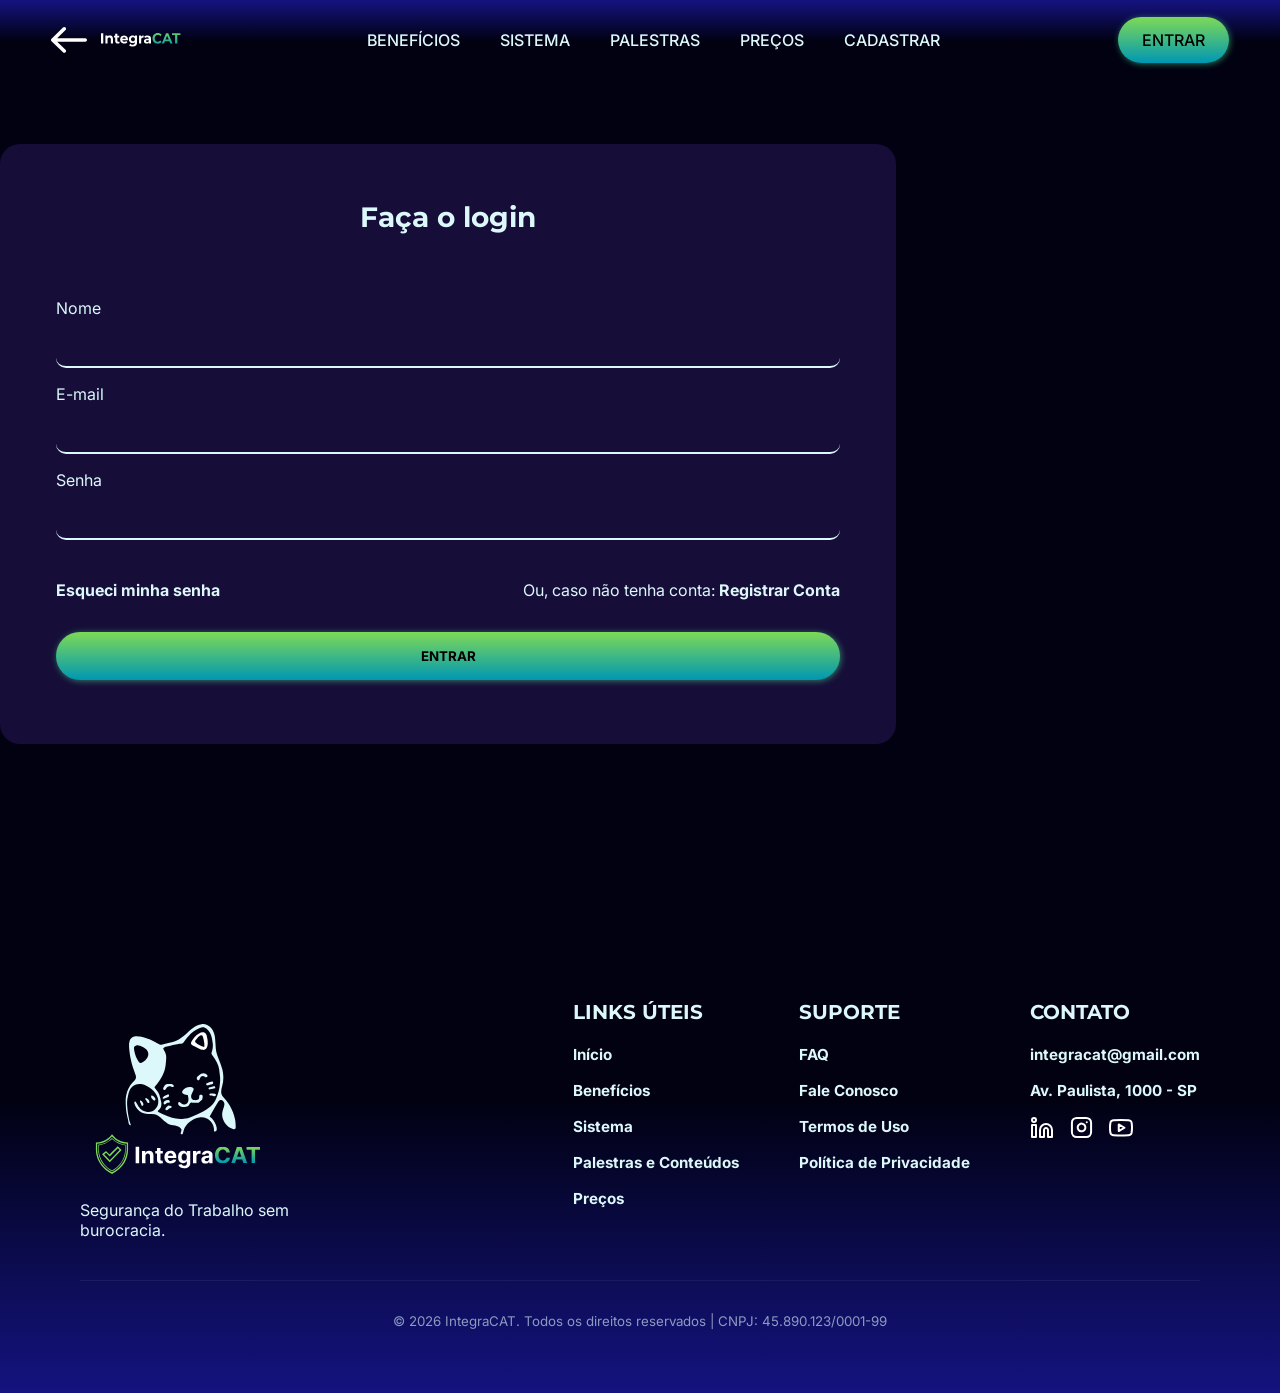
<file: pages/entrarNaConta.html>
<html lang="pt-BR">
  <head>
    <meta charset="UTF-8" />
    <meta name="viewport" content="width=device-width, initial-scale=1.0" />

    <link rel="preconnect" href="https://fonts.googleapis.com" />
    <link rel="preconnect" href="https://fonts.gstatic.com" crossorigin />
    <link
      href="https://fonts.googleapis.com/css2?family=Inter:ital,opsz,wght@0,14..32,100..900;1,14..32,100..900&family=Montserrat:ital,wght@0,100..900;1,100..900&display=swap"
      rel="stylesheet"
    />

    <link rel="preconnect" href="https://fonts.googleapis.com" />
    <link rel="preconnect" href="https://fonts.gstatic.com" crossorigin />
    <link
      href="https://fonts.googleapis.com/css2?family=Montserrat:ital,wght@0,100..900;1,100..900&display=swap"
      rel="stylesheet"
    />

    <link rel="stylesheet" href="../source/style/reset.css" />
    <link rel="stylesheet" href="../source/style/variables.css" />
    <link rel="stylesheet" href="../source/style/entrar-conta.css" />
    <link rel="stylesheet" href="../source/style/components.css" />
    
    <link rel="shortcut icon" href="../source/img/logo integraCAT-nolet.svg" type="image/x-icon">
    
    <title>Login - IntegraCAT</title>
  </head>
  <body>
     
    <header>
      <nav class="header-nav">
        <div class="title-logo">
          <a href="../index.html">
            <img
              class="voltar-seta"
              src="../source/img/icons/backArrow1.svg"
              alt="voltar"
            />
          </a>
          <img class="lettering-logo"
            src="../source/img/lettering integraCAT.svg"
            alt="letreiro - IntegraCAT"
          />
        </div>
        <button class="menu" aria-label="Abrir menu">
          <img src="../source/img/icons/menu.svg" alt="menu" width="30px">
        </button>
        <ul>
          <li><a href="#beneficios" class="header-link">BENEFÍCIOS</a></li>
          <li><a href="#sistema" class="header-link">SISTEMA</a></li>
          <li><a href="#palestras" class="header-link">PALESTRAS</a></li>
          <li><a href="#precos" class="header-link">PREÇOS</a></li>
          <li><a href="#leads" class="header-link">CADASTRAR</a></li>
          <li><a class="btn-green btn-mobile" href="./pages/entrarNaConta.html">ENTRAR</a></li>
        </ul>
        <a id="btn-entrar-conta" class="btn-green btn-desktop" href="./pages/entrarNaConta.html">ENTRAR</a>
      </nav>
    </header>

    <main class="campos-registro">
      <section id="autenticacao">
        <h1>Faça o login</h1>
        <form class="auth-form" action="" id="loginForm">
          <label for="identidade">Nome</label><br />
          <input type="text" name="" id="identidade" required/><br />

          <label for="email">E-mail</label><br />
          <input type="email" name="" id="email" required/><br />

          <label for="senha">Senha</label><br />
          <input type="password" name="" id="senha" required/><br />
          <div class="container-opcoes">
            <a href="">Esqueci minha senha</a>
            <p>
              Ou, caso não tenha conta:
              <a href="#" id="btn-abrir-registro">Registrar Conta</a>
            </p>
          </div>

          <div class="container-btn">
            <button type="submit" class="btn-green">ENTRAR</button>
          </div>
        </form>
      </section>
    </main>
   
    <!-- Modal registrar conta -->
     <dialog id="modal-registro" class="modal">
      <section id="conteiner-opcoes">
        <button id="btn-fechar-registro" class="btn-fechar" aria-label="Fechar">✖</button>

        <h1>Registrar conta</h1>
        
        <div class="container-btn">
          <a class="btn-purple" href="../pages/registrarUser.html">Registrar Usuário</a>
        </div>
        
        <p>ou, caso seja uma empresa</p>
        
        <div class="container-btn">
          <a class="btn-purple" href="../pages/registrarEmpresa.html">Registrar Empresa</a>
        </div>
      </section>
    </dialog>

    <app-footer></app-footer>
    
    <script src="../source/js/components/footer.js" defer></script>
    <script src="../source/js/loginConta.js"></script>
    <script src="../source/js/modal.js" defer></script>
    <script src="../source/js/header.js" defer></script>

    <!-- API VLibras -->
    <div vw class="enabled">
      <div vw-access-button class="active"></div>
      <div vw-plugin-wrapper>
        <div class="vw-plugin-top-wrapper"></div>
      </div>
    </div>
    <script src="https://vlibras.gov.br/app/vlibras-plugin.js"></script>
    <script>
      new window.VLibras.Widget('https://vlibras.gov.br/app');
    </script>
  </body>
</html>
</file>
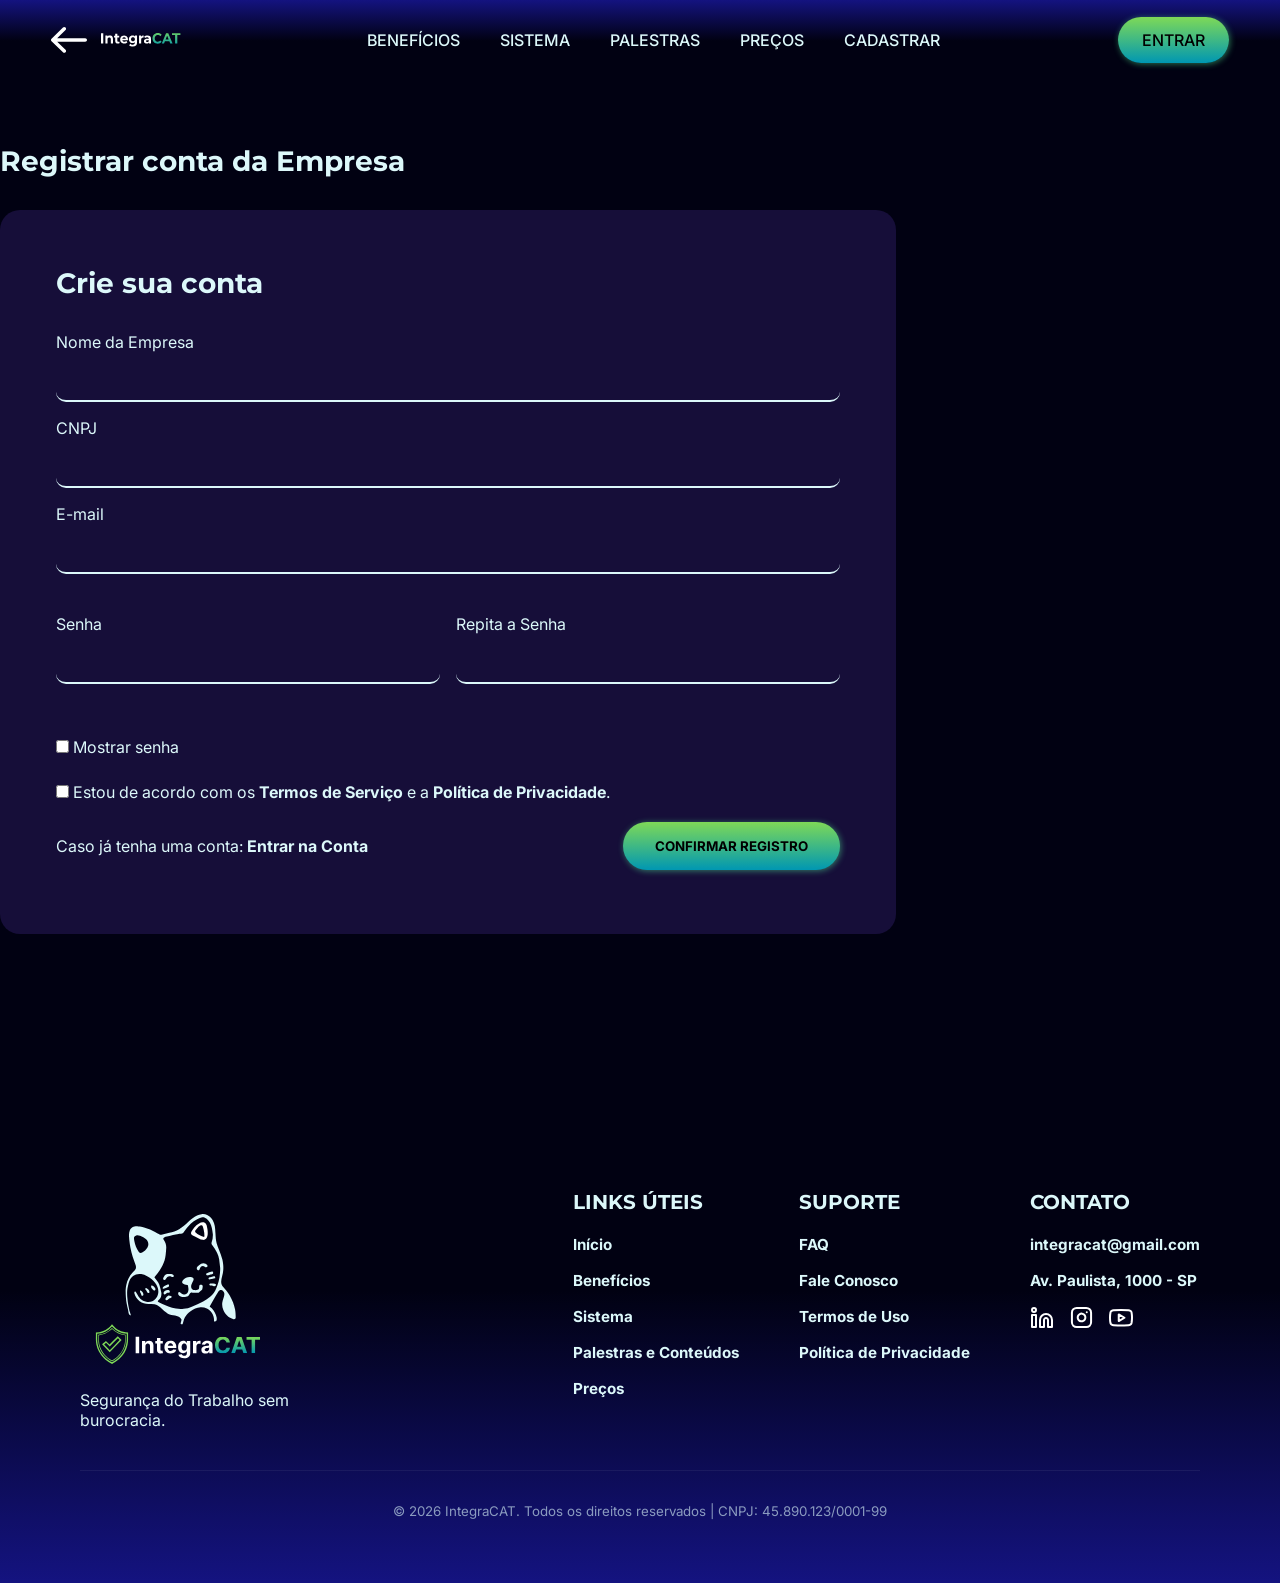
<file: pages/registrarEmpresa.html>
<html lang="pt-BR">

<head>
    <meta charset="UTF-8" />
    <meta name="viewport" content="width=device-width, initial-scale=1.0" />

    <link rel="preconnect" href="https://fonts.googleapis.com" />
    <link rel="preconnect" href="https://fonts.gstatic.com" crossorigin />
    <link href="https://fonts.googleapis.com/css2?family=Inter:ital,opsz,wght@0,14..32,100..900;1,14..32,100..900&family=Montserrat:ital,wght@0,100..900;1,100..900&display=swap" rel="stylesheet" />

    <link rel="preconnect" href="https://fonts.googleapis.com" />
    <link rel="preconnect" href="https://fonts.gstatic.com" crossorigin />
    <link href="https://fonts.googleapis.com/css2?family=Montserrat:ital,wght@0,100..900;1,100..900&display=swap" rel="stylesheet" />

    <link rel="stylesheet" href="../source/style/reset.css" />
    <link rel="stylesheet" href="../source/style/variables.css" />
    <link rel="stylesheet" href="../source/style/entrar-conta.css" />
    <link rel="stylesheet" href="../source/style/components.css" />

    <link rel="shortcut icon" href="../source/img/logo integraCAT-nolet.svg" type="image/x-icon" />

    <title>Registrar Empresa - IntegraCAT</title>
</head>

<body>

    <header>
        <nav class="header-nav">
            <div class="title-logo">
                <a href="./entrarNaConta.html">
                    <img class="voltar-seta" src="../source/img/icons/backArrow1.svg" alt="voltar" />
                </a>
                <a href="../index.html">
                    <img class="lettering-logo" src="../source/img/lettering integraCAT.svg" alt="letreiro - IntegraCAT" />
                </a>
            </div>
            <button class="menu" aria-label="Abrir menu">
          <img src="../source/img/icons/menu.svg" alt="menu" width="30px">
        </button>
            <ul>
                <li><a href="#beneficios" class="header-link">BENEFÍCIOS</a></li>
                <li><a href="#sistema" class="header-link">SISTEMA</a></li>
                <li><a href="#palestras" class="header-link">PALESTRAS</a></li>
                <li><a href="#precos" class="header-link">PREÇOS</a></li>
                <li><a href="#leads" class="header-link">CADASTRAR</a></li>
                <li><a class="btn-green btn-mobile" href="./pages/entrarNaConta.html">ENTRAR</a></li>
            </ul>
            <a id="btn-entrar-conta" class="btn-green btn-desktop" href="./pages/entrarNaConta.html">ENTRAR</a>
        </nav>
    </header>

    <main class="campos-registro">
        <h1>Registrar conta da Empresa</h1>
        <section id="autenticacao">
            <h3>Crie sua conta</h3>
            <form id="register-form" class="auth-form" action="">
                <label for="identidade">Nome da Empresa</label><br />
                <input type="text" name="" id="identidade" required/><br />

                <label for="cpnj">CNPJ</label><br />
                <input type="text" name="" id="cnpj" required/><br />

                <label for="email">E-mail</label><br />
                <input type="email" name="" id="email" required/><br />

                <div class="container-opcoes">
                    <div>
                        <label for="senha">Senha</label><br />
                        <input type="password" name="" id="senha" required /><br />
                    </div>

                    <div>
                        <label for="repetirsenha">Repita a Senha</label><br />
                        <input type="password" name="" id="repetir-senha" required />
                    </div>
                </div>

                <div class="checkbox-group">
                    <input type="checkbox" name="" id="mostrar-senha" onclick="mostrarSenha()" />
                    <label for="mostrar-senha">Mostrar senha</label><br />
                </div>

                <div class="checkbox-group">
                    <input type="checkbox" name="privacidade" id="privacidade" required />
                    <label for="privacidade">
              Estou de acordo com os <a href="">Termos de Serviço</a> e a
              <a href="">Política de Privacidade</a>.
            </label>
                </div>

                <div class="container-mandar">
                    <p>Caso já tenha uma conta: <a href="/pages/entrarNaConta.html">Entrar na Conta</a></p>

                    <button type="submit" id="btn-register" class="btn-green">
              CONFIRMAR REGISTRO
            </button>
                </div>
            </form>
        </section>
    </main>

    <app-footer></app-footer>

    <script src="../source/js/registrarEmpresa.js"></script>
    <script src="../source/js/components/footer.js" defer></script>
    <script src="../source/js/header.js"></script>

    <!-- API VLibras -->
    <div vw class="enabled">
        <div vw-access-button class="active"></div>
        <div vw-plugin-wrapper>
            <div class="vw-plugin-top-wrapper"></div>
        </div>
    </div>
    <script src="https://vlibras.gov.br/app/vlibras-plugin.js"></script>
    <script>
        new window.VLibras.Widget('https://vlibras.gov.br/app');
    </script>
</body>

</html>
</file>
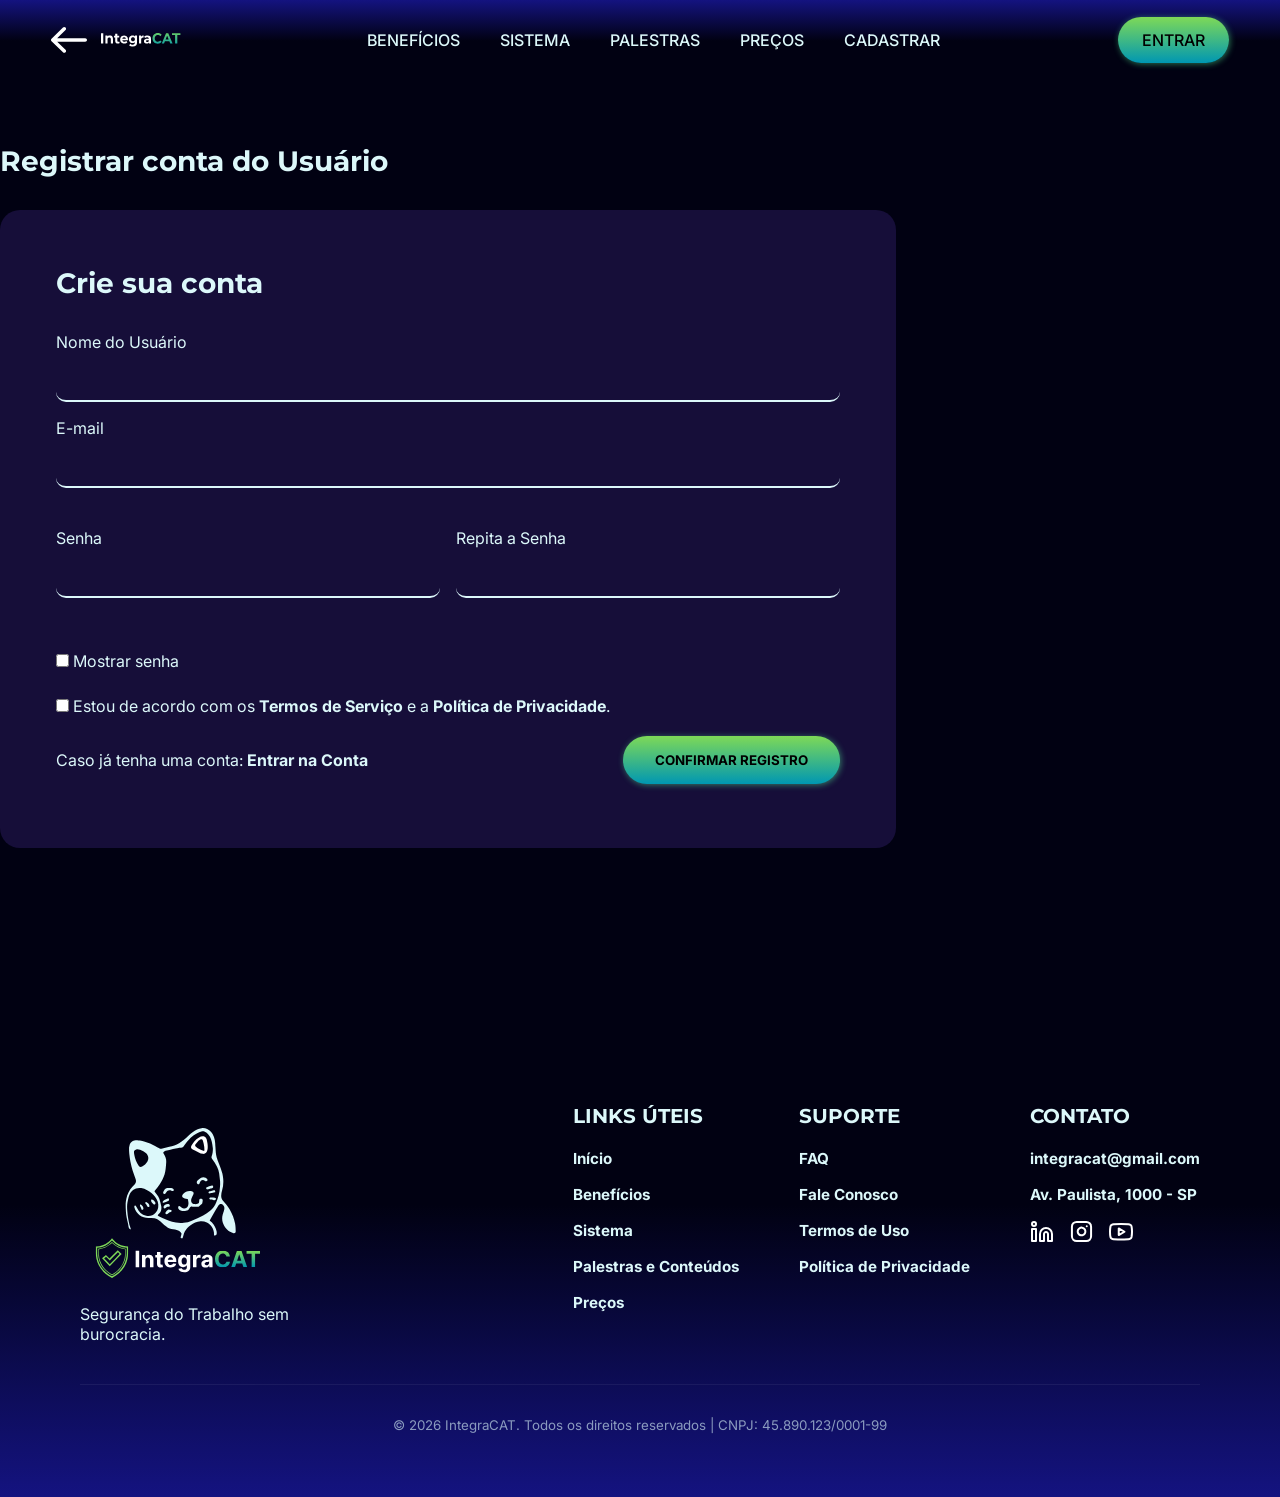
<file: pages/registrarUser.html>
<html lang="pt-BR">

<head>
    <meta charset="UTF-8" />
    <meta name="viewport" content="width=device-width, initial-scale=1.0" />

    <link rel="preconnect" href="https://fonts.googleapis.com" />
    <link rel="preconnect" href="https://fonts.gstatic.com" crossorigin />
    <link href="https://fonts.googleapis.com/css2?family=Inter:ital,opsz,wght@0,14..32,100..900;1,14..32,100..900&family=Montserrat:ital,wght@0,100..900;1,100..900&display=swap" rel="stylesheet" />

    <link rel="preconnect" href="https://fonts.googleapis.com" />
    <link rel="preconnect" href="https://fonts.gstatic.com" crossorigin />
    <link href="https://fonts.googleapis.com/css2?family=Montserrat:ital,wght@0,100..900;1,100..900&display=swap" rel="stylesheet" />

    <link rel="stylesheet" href="../source/style/reset.css" />
    <link rel="stylesheet" href="../source/style/variables.css" />
    <link rel="stylesheet" href="../source/style/entrar-conta.css" />
    <link rel="stylesheet" href="../source/style/components.css" />

    <link rel="shortcut icon" href="../source/img/logo integraCAT-nolet.svg" type="image/x-icon" />

    <title>Registrar Usuário - IntegraCAT</title>
</head>

<body>

    <header>
        <nav class="header-nav">
            <div class="title-logo">
                <a href="./entrarNaConta.html">
                    <img class="voltar-seta" src="../source/img/icons/backArrow1.svg" alt="voltar" />
                </a>
                <a href="../index.html">
                    <img class="lettering-logo" src="../source/img/lettering integraCAT.svg" alt="letreiro - IntegraCAT" />
                </a>
            </div>
            <button class="menu" aria-label="Abrir menu">
          <img src="../source/img/icons/menu.svg" alt="menu" width="30px">
        </button>
            <ul>
                <li><a href="#beneficios" class="header-link">BENEFÍCIOS</a></li>
                <li><a href="#sistema" class="header-link">SISTEMA</a></li>
                <li><a href="#palestras" class="header-link">PALESTRAS</a></li>
                <li><a href="#precos" class="header-link">PREÇOS</a></li>
                <li><a href="#leads" class="header-link">CADASTRAR</a></li>
                <li><a class="btn-green btn-mobile" href="./pages/entrarNaConta.html">ENTRAR</a></li>
            </ul>
            <a id="btn-entrar-conta" class="btn-green btn-desktop" href="./pages/entrarNaConta.html">ENTRAR</a>
        </nav>
    </header>

    <main class="campos-registro">
        <h1>Registrar conta do Usuário</h1>
        <section id="autenticacao">
            <h3>Crie sua conta</h3>
            <form id="register-form" class="auth-form" action="">
                <label for="identidade">Nome do Usuário</label><br />
                <input type="text" name="" id="identidade" required /><br />

                <label for="email">E-mail</label><br />
                <input type="email" name="" id="email" required /><br />

                <div class="container-opcoes">
                    <div>
                        <label for="senha">Senha</label><br />
                        <input type="password" name="" id="senha" required /><br />
                    </div>

                    <div>
                        <label for="repetirsenha">Repita a Senha</label><br />
                        <input type="password" name="" id="repetir-senha" required />
                    </div>
                </div>

                <div class="checkbox-group">
                    <input type="checkbox" name="" id="mostrar-senha" onclick="mostrarSenha()" />
                    <label for="mostrar-senha">Mostrar senha</label><br />
                </div>

                <div class="checkbox-group">
                    <input type="checkbox" name="privacidade" id="privacidade" required />
                    <label for="privacidade">
              Estou de acordo com os <a href="">Termos de Serviço</a> e a <a href="">Política de
              Privacidade</a>.
            </label>
                </div>

                <div class="container-mandar">
                    <p>Caso já tenha uma conta: <a href="../pages/entrarNaConta.html">Entrar na Conta</a></p>

                    <button type="submit" id="btn-register" class="btn-green">
              CONFIRMAR REGISTRO
            </button>
                </div>
            </form>
        </section>
    </main>

    <app-footer></app-footer>

    <script src="../source/js/registrarUsuario.js"></script>
    <script src="../source/js/components/footer.js" defer></script>
    <script src="../source/js/header.js"></script>

    <!-- API VLibras -->
    <div vw class="enabled">
        <div vw-access-button class="active"></div>
        <div vw-plugin-wrapper>
            <div class="vw-plugin-top-wrapper"></div>
        </div>
    </div>
    <script src="https://vlibras.gov.br/app/vlibras-plugin.js"></script>
    <script>
        new window.VLibras.Widget('https://vlibras.gov.br/app');
    </script>
</body>

</html>
</file>
<file: source/style/variables.css>
:root{
    --color-bg-primary: #010112 ; 
    --color-bg-secondary: #160E39 ; 
    --color-blue-primary: #141380 ; 
    --color-blue-secondary: #0097B2 ; 
    --color-light-primary: #DCF8FA ; 
    --color-green: #7ED957; 
    --color-yellow: #E3D000;
    --color-red: #E31414;

    --gradient-purple: linear-gradient(to bottom,rgba(22, 14, 57, 1) 0%, rgba(61, 39, 159, 1) 100%);
    --gradient-purple-dark: linear-gradient(to bottom,rgb(14, 9, 36) 0%, rgb(40, 26, 104) 100%);
    --gradient-blue: linear-gradient(180deg,rgba(20, 19, 128, 1) 0%, rgba(1, 1, 18, 1) 100%);
    --gradient-blue-90: linear-gradient(0deg,rgba(20, 19, 128, 1) 0%, rgba(1, 1, 18, 1) 100%);
    --gradient-shadow-blue: linear-gradient(0deg,rgba(1, 1, 18, 1) 49%, rgba(20, 19, 128, 1) 100%);
    --gradient-shadow-blue-90: linear-gradient(0deg,rgba(20, 19, 128, 1) 0%, rgba(1, 1, 18, 1) 50%);;
    --gradient-green: linear-gradient(180deg,rgba(126, 217, 87, 1) 0%, rgba(0, 151, 178, 1) 100%);
    --gradient-green-dark: linear-gradient(180deg,rgb(126, 217, 87, 1) 0%, rgb(6, 96, 119) 100%);
    --gradient-red: linear-gradient(180deg,#bd0000 0%, rgb(255, 0, 0) 100%);
    --gradient-red-dark: linear-gradient(180deg,#5c0000 0%, rgb(158, 0, 0) 100%);
}
</file>
<file: source/style/landing-page.css>
* {
    scroll-behavior: smooth;
}

main>section {
    padding: 4rem;
    display: flex;
    flex-direction: column;
    align-items: center;
    gap: 1rem;
}

.title-logo {
    display: flex;
    align-items: center;
    gap: 0.875rem;
}

.title-logo img[alt="logo - IntegraCAT"] {
    height: 56px;
    width: 56px;
    object-fit: contain;
}

.lettering-logo {
    height: 64px;
    width: auto;
    max-width: 80px;
    /* opcional para limitar */
    object-fit: contain;
}


/*========================================
Daqui para baixo classes da seção HOME
==========================================*/

#home {
    padding-top: 8rem;
    min-height: 90vh;
    gap: 3rem;
    background: var(--gradient-shadow-blue-90);
}

.home__texts {
    display: flex;
    flex-direction: column;
    gap: 2rem;
    align-items: center;
}

#home h1,
#home p {
    max-width: 700px;
    text-align: center;
}

.container-images-home {
    margin-top: 40px;
    display: flex;
    gap: 1rem;
    width: 100%;
    justify-content: center;
    align-items: end;
}

.container-images-home img {
    display: block;
    border-radius: 20px;
    object-fit: cover;
    height: 20vw;
}


/* Específica para o meio */

.container-images-home img:nth-child(2) {
    height: 25vw;
}


/*========================================
Daqui para baixo classes da seção BENEFICIOS
==========================================*/

#beneficios {
    background: var(--gradient-shadow-blue);
}

.beneficios-descricao {
    width: 100%;
    display: flex;
    flex-direction: row;
    justify-content: space-between;
    align-items: end;
    padding-bottom: 3rem;
}

.beneficios-descricao>div {
    display: flex;
    flex-direction: column;
    gap: 1.5rem;
    max-width: 70%;
}

.container-card-beneficios {
    display: flex;
    flex-direction: row;
    gap: 2rem;
    flex-wrap: wrap;
}

.card-beneficios {
    background: var(--gradient-blue-90);
    border-radius: 24px;
    display: flex;
    flex-direction: column;
    gap: 1.5rem;
    padding: 2rem 2rem 0 2rem;
    overflow: hidden;
    flex: 1;
    /* ajusta e mantem o tamanho minimo usado no wrap */
    min-width: 300px;
    height: auto;
}

.card-beneficios-title {
    display: flex;
    gap: 10px;
}

.card-beneficios p {
    text-align: center;
}

.card-beneficios>img {
    width: 100%;
    height: 170px;
    object-fit: cover;
    margin-bottom: 0px;
    padding-bottom: 0px;
}


/*========================================
Daqui para baixo classes da seção SISTEMA
==========================================*/

#sistema {
    background: var(--color-bg-primary);
}

.visao-sistemas {
    display: flex;
    /*texto e imagem lado a lado*/
    align-items: center;
    gap: 2rem;
    position: relative;
    padding: 3rem;
}

.informacao-sistemas {
    z-index: 2;
}

.informacao-sistemas p {
    padding: 2rem 0px;
}

.informacao-sistemas>div {
    display: flex;
    flex-direction: column;
}

.img-mockup-dash {
    max-width: 50%;
    /* ajuste conforme necessário */
    height: auto;
    filter: drop-shadow(0 0 59px var(--color-blue-primary));
}

.img-mockup-app {
    max-width: 50%;
    /* ajuste conforme necessário */
    height: auto;
    filter: drop-shadow(0 0 59px var(--color-blue-primary));
}


/*========================================
Daqui para baixo classes da seção PALESTRAS
==========================================*/

#palestras {
    background: var(--color-bg-primary);
}

#palestras h2 {
    text-align: center;
}

.container-especialistas {
    display: flex;
    gap: 24px;
    padding: 3rem 0;
    align-items: stretch;
    /* Garante que os blocos tenham a mesma altura */
    flex-wrap: wrap;
}


/* O card da esquerda ocupa 1 parte */

.card-destaque {
    flex: 1;
    background-color: var(--color-bg-secondary);
    /* Azul bem escuro da imagem */
    border: 1px solid var(--color-blue-secondary);
    /* Borda brilhante */
    border-radius: 20px;
    padding: 30px;
    display: flex;
    gap: 16px;
    flex-direction: column;
    justify-content: space-between;
}

.card-destaque>div {
    display: flex;
    gap: 10px;
}

.card-destaque>div>div {
    display: flex;
    flex-direction: column;
    gap: 10px;
}

.container-estrelas {
    width: 100%;
    gap: 5px;
    display: flex;
    flex: 1 2;
}

.estrela {
    width: 24px;
}

.img-perfil {
    height: 72px;
    width: 72px;
    object-fit: cover;
    border-radius: 50px;
}


/* bloco em grade */

.grid-especialistas {
    flex: 2;
    display: grid;
    /* A MÁGICA ACONTECE AQUI: */
    grid-template-columns: repeat(auto-fit, minmax(250px, 1fr));
    /* Remova o grid-template-rows fixo para o grid crescer conforme a necessidade */
    gap: 20px;
}

.card-menor {
    background-color: var(--color-bg-secondary);
    border: 1px solid var(--color-blue-secondary);
    /* Borda mais discreta */
    border-radius: 15px;
    padding: 20px;
    display: flex;
    align-items: center;
    gap: 15px;
    position: relative;
}

.card-menor>div {
    display: flex;
    gap: 10px;
}

.card-menor>div>div {
    display: flex;
    flex-direction: column;
    gap: 10px;
}


/* Animação de troca de especialistas */

.card-menor.clicavel {
    cursor: pointer;
    transition: transform 0.2s ease, box-shadow 0.2 ease;
}

.card-menor.clicavel:hover {
    transform: scale(1.02);
    box-shadow: 0 4px 15px rgba(0, 0, 0, 0.2);
}

.animar-troca {
    opacity: 0;
    transform: scale(0.95);
}

#especialista-destaque,
.card-menor {
    transition: all 0.3s ease-in-out;
}


/*========================================
Daqui para baixo classes da seção CONTEUDOS que está dentro da seção PALESTRAS
==========================================*/

#conteudos {
    background: var(--color-bg-primary);
}

#conteudos h2 {
    width: 100%;
    padding-bottom: 3rem;
    text-align: end;
}

.container-card-conteudos {
    display: flex;
    gap: 2rem;
    flex-wrap: wrap;
}

.container-card-conteudos>.card-conteudo {
    flex: 1 1 350px;
}

.container-card-conteudos__menores {
    display: flex;
    flex-direction: column;
    flex: 2 1 350px;
    justify-content: flex-end;
}

.articles {
    display: flex;
    gap: 2rem;
    align-items: stretch;
    flex-wrap: wrap;
}

.articles>.card-conteudo {
    flex: 1 1 250px;
}

.card-conteudo {
    display: flex;
    flex-direction: column;
    background-color: var(--color-bg-secondary);
    border: 1px solid var(--color-blue-secondary);
    border-radius: 20px;
    overflow: hidden;
}

.card-conteudo__texts {
    display: flex;
    flex-direction: column;
    gap: 1rem;
    padding: 1.7rem;
    flex-grow: 1;
}

.card-conteudo img {
    height: 128px;
    width: 100%;
    object-fit: cover;
}


/*========================================
Daqui para baixo classes da seção PRECOS
==========================================*/

#precos {
    background: var(--color-bg-primary);
    gap: 3rem;
}

.container-card-precos {
    display: flex;
    /* Coloca um ao lado do outro */
    flex-direction: row;
    gap: 2rem;
    align-items: stretch;
    /* FORÇA todos os cards a terem a altura do maior */
    justify-content: center;
    width: 100%;
    flex-wrap: wrap;
}

.card-precos {
    flex: 1;
    /* Faz com que todos dividam o espaço disponível igualmente */
    max-width: 495px;
    min-width: 250px;
    background: var(--gradient-shadow-blue-90);
    border: 1px solid var(--color-blue-secondary);
    padding: 2rem;
    display: flex;
    flex-direction: column;
    gap: 1rem;
    border-radius: 20px;
}

.card-precos:nth-child(2) {
    background: var(--gradient-purple);
}

#precos .btn-green {
    width: 100%;
    align-self: stretch;
    /* Isso anula o align-self: center da classe original */
}

.card-precos ul {
    padding: 0 1rem;
    line-height: 1.75;
    font-weight: 600;
    flex-grow: 1;
    /* Faz a lista "esticar" para empurrar o botão para o rodapé */
}


/*========================================
Daqui para baixo classes da seção LEADS
==========================================*/

#leads {
    background-color: var(--color-bg-primary);
    gap: 3rem;
    padding: 4rem 8rem;
}

.form-leads {
    justify-self: center;
    display: flex;
    flex-direction: column;
    width: 100%;
    gap: 2rem;
    padding: 4rem 3rem;
    border: 1px solid var(--color-blue-secondary);
    border-radius: 20px;
}

.form-row {
    width: 100%;
    align-self: center;
    justify-content: space-between;
    display: flex;
    gap: 2rem;
    margin-bottom: 15px;
    flex-wrap: wrap;
}

.form-row:last-child div:first-child {
    width: 60%;
}

.form-group {
    flex: 1;
    min-width: 250px;
    display: flex;
    flex-direction: column;
}

.form-group input {
    width: 100%;
    padding: 8px;
    margin-top: 5px;
    background-color: transparent;
    border: none;
    border-bottom: 2px solid var(--color-light-primary);
    border-radius: 10px;
    padding: 8px 4px;
    /* espaçamento interno para o texto não ficar colado na linha */
    outline: none;
    /* Remove borda*/
    width: 100%;
    transition: border-bottom-color 0.3s ease;
}


/*========================================
ANIMAÇÕES
=========================================*/

.hidden {
    /* serve só pro JavaScript achar a section */
}

.hidden>* {
    opacity: 0;
    transform: translateY(-40px);
    transition: all 0.8s ease-out;
}

.hidden.mostrar>* {
    opacity: 1;
    transform: translateY(0);
}


/*========================================
RESPONSIVIDADE
=========================================*/

@media (max-width: 768px) {
    main>section {
        padding: 4rem 1.5rem;
    }
    .beneficios-descricao {
        flex-direction: column;
        align-items: center;
        gap: 1.5rem;
    }
    .beneficios-descricao>div {
        max-width: 100%;
        text-align: center;
    }
    .card-beneficios {
        min-width: 100%;
    }
    .visao-sistemas {
        flex-direction: column;
        padding: 1rem;
    }
    .informacao-sistemas {
        display: flex;
        flex-direction: column;
    }
    .informacao-sistemas div {
        flex-direction: column;
    }
    .informacao-sistemas>div>p {
        max-width: 100%;
    }
    .img-mockup-dash {
        max-width: 100%;
    }
    .img-mockup-app {
        max-width: 70%;
        order: 2;
    }
    .container-especialistas {
        max-width: 100%;
    }
    .card-destaque {
        max-width: 100%;
    }
    #conteudos h2 {
        text-align: center;
    }
    #leads {
        padding: 2rem;
    }
    .form-leads {
        padding: 2rem 1.5rem;
    }
    .form-row:last-child div:first-child {
        width: 100%;
    }
    .form-row {
        flex-direction: column;
    }
    .form-group {
        width: 100%;
        min-width: 0;
    }
}

@media (max-width: 100px) {
    .lettering-logo {
        display: none;
    }
    a {
        font-size: small;
    }
}
</file>
<file: source/style/components.css>
header {
    background: var(--gradient-shadow-blue);
    height: 80px;
    width: 100%;
}

.menu {
    display: none;
    border: none;
    cursor: pointer;
    background: transparent;
}

.header-nav {
    display: flex;
    justify-content: space-between;
    height: 80px;
    align-items: center;
    padding: 0 4%;
    font-weight: 600;
    position: fixed;
    width: 100%;
    top: 0;
    z-index: 3;
    transition: all 0.2s ease-in-out;
}

.header-nav--escondido {
    transform: translateY(-100%);
}

.header-nav.fundo {
    background-color: var(--color-bg-primary);
}

.header-nav img {
    justify-self: start;
    height: 90%;
}

.header-nav ul {
    display: flex;
    gap: 2.5rem;
    margin-left: 3rem;
}

.header-nav li {
    display: block;
}

.header-nav a {
    font-weight: 500;
    position: relative;
}

.header-link::after {
    content: '';
    position: absolute;
    width: 100%;
    height: 2px;
    bottom: -4px;
    left: 0;
    background-color: #ffffff;
    transform: scaleX(0);
    transform-origin: left;
    transition: transform 0.3s ease-in-out;
}

.header-nav a:hover::after {
    transform: scaleX(1);
}

.header-nav .btn-desktop {
    padding: 0.8rem 1.5rem;
}

.btn-mobile {
    display: none;
}

.voltar-seta {
    object-fit: contain;
    width: 36px;
}

/* Modal */
.modal{
    max-width: 500px;
    border: none;
    background: transparent;
    padding: 0;
    margin: auto;
}
.modal::backdrop{
    background-color: rgba(0, 0, 0, 0.8);
    backdrop-filter: blur(3px);
}

/*========================================
Daqui para baixo classes do FOOTER
==========================================*/

footer {
    padding-top: 128px;
    background: var(--gradient-shadow-blue-90);
}
footer h4{
  cursor: default;
}
.footer-container {
    display: flex;
    justify-content: space-between;
    padding: 4rem 5rem;
    gap: 40px;
    flex-wrap: wrap;
}

.footer-logo {
    max-width: 250px;
}

.footer-logo img {
    width: 200px;
}

.footer-columns {
    display: flex;
    gap: 60px;
    flex-wrap: wrap;
}

.footer-columns h4 {
    margin-bottom: 20px;
    text-transform: uppercase;
}

.footer-columns ul {
    list-style: none;
    padding: 0;
    display: flex;
    flex-direction: column;
    gap: 1rem;
}

.footer-columns a {
    color: inherit;
    text-decoration: none;
    font-size: 0.95rem;
    transition: color 0.3s;
}

.footer-columns a:hover {
    color: var(--gradient-purple);
}

.redes {
    display: flex;
    gap: 1rem;
}

small {
    display: block;
    text-align: center;
    padding-top: 2rem;
    border-top: 1px solid rgba(255, 255, 255, 0.1);
    width: 100%;
    opacity: 0.6;
}


/*========================================
Daqui para baixo classes do btn-green
==========================================*/

.btn-green {
    align-self: center;
    width: fit-content;
    font-weight: 700;
    color: black;
    position: relative;
    /* Necessário para o ::before */
    z-index: 1;
    overflow: hidden;
    padding: 1rem 2rem;
    border-radius: 50px;
    border: 0;
    background-image: var(--gradient-green);
    box-shadow: 1px 1px 6px rgba(88, 255, 158, 0.457);
    cursor: pointer;
    transition: color 500ms ease-in-out;
}


/* uma "camada" por cima com o gradiente roxo */

.btn-green::before {
    content: "";
    position: absolute;
    top: 0;
    left: 0;
    right: 0;
    bottom: 0;
    background-image: var(--gradient-green-dark);
    z-index: -1;
    opacity: 0;
    /* Começa invisível */
    transition: opacity 500ms ease-in-out;
}

.btn-green:hover {
    color: #ffffff;
}

.btn-green:hover::before {
    opacity: 1;
}


/*========================================
Daqui para baixo classes do btn-purple
==========================================*/

.btn-purple {
    align-self: center;
    width: fit-content;
    font-weight: 700;
    position: relative;
    /* Necessário para o ::before */
    z-index: 1;
    overflow: hidden;
    padding: 1rem 2rem;
    border-radius: 50px;
    border: 0;
    color: white;
    background-image: var(--gradient-purple);
    box-shadow: 1px 1px 6px rgba(223, 96, 255, 0.457);
    cursor: pointer;
    transition: color 500ms ease-in-out;
}


/* uma "camada" por cima com o gradiente roxo */

.btn-purple::before {
    content: "";
    position: absolute;
    top: 0;
    left: 0;
    right: 0;
    bottom: 0;
    background-image: var(--gradient-purple-dark);
    z-index: -1;
    opacity: 0;
    /* Começa invisível */
    transition: opacity 500ms ease-in-out;
}

.btn-purple:hover::before {
    opacity: 1;
}

.btn-purple:hover {
    color: hsl(305, 100%, 78%);
}


/*========================================
Daqui para baixo classes do btn-red
==========================================*/

.btn-red {
    align-self: center;
    width: fit-content;
    font-weight: 700;
    color: rgb(255, 255, 255);
    position: relative;
    /* Necessário para o ::before */
    z-index: 1;
    overflow: hidden;
    padding: 1rem 2rem;
    border-radius: 50px;
    border: 0;
    background: var(--gradient-red);
    box-shadow: 1px 1px 6px rgba(255, 24, 24, 0.457);
    cursor: pointer;
    transition: color 500ms ease-in-out;
}


/* uma "camada" por cima com o gradiente roxo */

.btn-red::before {
    content: "";
    position: absolute;
    top: 0;
    left: 0;
    right: 0;
    bottom: 0;
    background-image: var(--gradient-red-dark);
    z-index: -1;
    opacity: 0;
    /* Começa invisível */
    transition: opacity 500ms ease-in-out;
}

.btn-red:hover::before {
    opacity: 1;
}

.btn-red:hover {
    color: #f18888;
}


/*========================================
RESPONSIVIDADE
=========================================*/

@media (max-width: 768px) {
    .menu {
        display: flex;
    }
    .btn-desktop {
        display: none;
    }
    .btn-mobile {
        display: inline-block;
        padding: 0.8rem 2rem;
        margin: 0.5rem auto 0 auto;
    }
    .header-nav {
        padding: 0 2rem;
    }
    .header-nav ul {
        position: absolute;
        top: 80px;
        left: 0;
        width: 100%;
        background-color: var(--color-bg-primary);
        flex-direction: column;
        padding: 2rem 0;
        display: none;
        gap: 0.5rem;
        align-items: center;
        text-align: center;
        margin: 0;
    }
    .header-nav li {
        display: block;
        width: 100%;
        padding: 1rem 0;
        text-align: center;
    }
    .header-nav ul.menu-aberto {
        display: flex;
    }
    .footer-container {
        padding: 4rem 3rem;
    }
    .voltar-seta {
        width: 30px;
    }
    .modal{
        max-width: 80%;
    }
}
</file>
<file: source/style/dashboard/dashboard.css>
main{
  background: var(--color-bg-primary);
}
.container {
  display: flex;
}

.content, .content-historico {
  flex: 1; 
  padding: 4rem;
  display: flex;
  flex-direction: column;
  gap: 1.5rem;
}

.content h1, .content-historico h1{
  font-size: 32px;
}

/*=========================================
    Daqui para baixo itens da dashboard => HOME
=========================================*/

.container-card-alert{
  display: flex;
  gap: 2rem;
  flex-wrap: wrap;
}
.gallery-cards{
  display: flex;
  width: 100%;
  gap: 1.5rem;
}

/* Classes dinâmicas para o JS aplicar no dashboard */
.texto-verde {
  color: var(--color-green); 
}

.texto-amarelo {
  color: var(--color-yellow); 
}

.texto-vermelho {
  color: var(--color-red); 
}


.container-card-grafico{
  display: flex;
  gap: 20px;
  flex-wrap: wrap;
}

.card-grafico{
  display: flex;
  flex-direction: column;
  text-align: center;
  padding: 32px;
  flex: 1;
  border-radius: 20px;
  gap: 2rem;
  background: var(--color-bg-secondary);
}
.card-grafico h3{
  font-size: 24px;
}
#grafico-alertas {
  max-width: 300px;
  margin: 0 auto;
  display: flex;
  justify-content: center;
  --primary-axis-color: #fff;
}
#grafico-alertas th {
  color: #ffffff;
  font-weight: normal;
  font-size: 0.8rem;
}

.container-pizza{
  display: flex;
  align-items: center;
  justify-content: center;
  gap: 2rem;
}
#grafico-pizza{
  height: 150px;
  width: 150px;
  margin: 0;
}
.legenda-pizza{
  list-style: none;
  text-align: left;
  display: flex;
  flex-direction: column;
  gap: 1rem;
}
.legenda-pizza span:first-child{
  display: inline-block;
  width: 16px;
  height: 16px;
  border-radius: 4px;
}
.cor-adm { background-color: #34495e; }        /* Cinza azulado - gestão/controle */
.cor-logistica { background-color: #2980b9; }  /* Azul - fluxo/transporte */
.cor-producao { background-color: #27ae60; }   /* Verde - produção/atividade */
.cor-manutencao { background-color: #e67e22; } /* Laranja - reparo/atenção */
.cor-ti { background-color: #8e44ad; }         /* Roxo - tecnologia */
.cor-externo { background-color: #c0392b; }    /* Vermelho - externo/alerta */

/* ==========================================
   ANIMAÇÃO DO GRÁFICO DE BARRAS
   ========================================== */

/* Prepara as barras para a animação */
#grafico-alertas td {
  transform-origin: bottom; /* Prende a base da barra no chão para ela não crescer pelo meio */
  transform: scaleY(0); /* Esconde a barra esmagando ela no eixo Y */
  animation: crescerBarra 0.8s ease-out forwards; /* Chama a animação */
}

@keyframes crescerBarra {
  to {
    transform: scaleY(1); /* Estica a barra até o tamanho que está lá no HTML (--size) */
  }
}
/* Atraso individual para cada mês */
#grafico-alertas tr:nth-child(1) td { animation-delay: 0.1s; }
#grafico-alertas tr:nth-child(2) td { animation-delay: 0.2s; }
#grafico-alertas tr:nth-child(3) td { animation-delay: 0.3s; }
#grafico-alertas tr:nth-child(4) td { animation-delay: 0.4s; }
#grafico-alertas tr:nth-child(5) td { animation-delay: 0.5s; }
#grafico-alertas tr:nth-child(6) td { animation-delay: 0.6s; }


#section-resume{
  padding: 2rem;
  border-radius: 20px;
  
  display: flex;
  gap: 2rem;
  flex-direction: column;
  
  background: var(--color-bg-secondary);
}

#section-resume h2 , #section-resume h3{
  font-size: 20px;
}

.card-ocorrencia, .card-resultado{
  min-width: 0;
  margin-top: 24px;
  display: flex;
  flex-direction: column;
  padding: 2rem;
  gap: 0.5rem;
  border-radius: 1rem;
  border: 2px solid transparent;
  
  background-image: 
    linear-gradient(var(--color-bg-secondary), var(--color-bg-secondary)), 
    var(--gradient-green); 
    
  background-clip: padding-box, border-box;
  background-origin: padding-box, border-box;
  box-shadow: 1px 2px 5px #ffffff6e;
}

/*Evita pagina "larga"*/
.card-ocorrencia p, .card-resultado p, .card-resultado-expandido p, h4, h3, h2, h1{
  max-width: 100%;
  word-break: break-word; 
  white-space: normal; /* Garante que ele não herde nenhum 'nowrap' */
  hyphens: auto;
  line-height: 1.8rem;
}


/*=========================================
    Daqui para baixo itens da dashboard => HISTÓRICO
=========================================*/

.container-search{
  display: flex;
  flex-direction: column;
  gap: 1rem;
}
.filtros-grid{
  display: flex;
  flex-direction: column;
  gap: 0.5rem;
}
.filtros-row{
  display: flex;
  justify-content: space-between;
  gap: 1rem;
}

#resultados{
  display: flex;
  flex-direction: column;
  gap: 2rem;
}

.title-header{
  display: flex;
  justify-content: space-between;
}
.resultado-grid{
  display: flex;
  gap: 2rem;
  padding: 1.5rem;
  border: 1px solid var(--color-light-primary);
  border-radius: 1rem;
  box-shadow: 1px 1px 4px #ffffff6d;
}
.result-row{
  display: flex;
  flex-direction: column;
  gap: 0.5rem;
  flex: 1
}

/* Ver ocorrência */

.descricao{
  display: flex;
  flex-direction: column;
  padding: 2rem;
  gap: 1rem;
  border: 1px solid var(--color-light-primary);
  box-shadow: 1px 1px 5px #ffffff6d;
  border-radius: 1rem;
}
.card-resultado-expandido{
  display: flex;
  flex-direction: column;
  gap: 1rem;
}

/*=========================================
    Daqui para baixo itens da dashboard => CRIAR OCORRÊNCIA
=========================================*/

.conteiner-nova-ocorrencia{
  display: flex;
  flex-direction: column;
  gap: 2rem;
}
.form-ocorrencia{
  display: flex;
  flex-direction: column;
  gap: 1rem;
}
.form-section{
  display: flex;
  flex-direction: column;
  gap: 0.5rem;
}
.form-row{
  display: flex;
  gap: 1rem;
}


/*=========================================
    Daqui para baixo itens da dashboard => CONFIGURAÇÕES
=========================================*/

.content-section{
  
  display: flex;
  flex-direction: column;
  gap: 32px;
  padding: 32px;

  border-radius: 20px;

  background-color: var(--color-bg-secondary);
}

.configuracoes section > h3{
  margin-bottom: 1rem;
}

.informacoes{
  display: flex;
  flex-direction: column;
  gap: 30px;
  padding: 0px;
}

.informacoes input{
  width: 100%;
  padding: 8px;
  margin: 16px 0px;
  padding: 8px 4px;/* espaçamento interno para o texto não ficar colado na linha */

  background-color: transparent;
  border-top: 1px solid #ffffff6d;
  border-inline: 1px solid #ffffff6d;
  border: none;
  border-bottom: 2px solid var(--color-light-primary); 
  border-radius: 10px;
  outline: none;/* Remove borda*/

}

.informacoes input::placeholder{
  color: var(--color-light-primary);
}

.configuracoes-basicas{
  display: flex;
  flex-direction: row;
  gap: 32px;

  align-items: flex-start;
}
.configuracoes-basicas > div:last-child{
  flex: 1;
}


#alterar-foto {
  position: relative;     /* referência para o botão absoluto */
  width: 250px;
  height: 250px;
  display: inline-block;
}

#alterar-foto img {
  width: 100%;
  height: 100%;
  object-fit: cover; 
  border-radius: 20px;
  display: block;
}


#alterar-foto input {
  position: absolute;     /* Flutua sobre a imagem */
  bottom: -10px;
  right: 5px;
  
  width: 50px;
  height: 50px;
  
  background-color: rgba(204, 204, 204,0.4);
  border: none;
  border-radius: 10px;
  cursor: pointer;
}


.container-btn{
  opacity: 1;
  display: flex;
  gap: 20px;
  transition: opacity 300ms ease;
}

.container-btn button{
  border-radius: 50px;
  width: 100%;
}

.container-btn.esconder{
  opacity: 0;
  pointer-events: none; 
}
/*=========================================
    Daqui para baixo itens da dashboard => CONFIGURAÇÕES
=========================================*/

select, option{
  color: white;
  background-color: var(--color-bg-secondary);
}

/*=========================================
    RESPONSIVIDADE
=========================================*/

@media (max-width: 768px){
  .content, .content-historico{
    flex-direction: column;
  }
  .gallery-cards{
    flex-direction: column;
    gap: 1.5rem;
  }
  .container-pizza{
    flex-direction: column;
  }
  .card-grafico{
    padding: 1.5rem;
  }
  .content{
    padding: 2rem;
    width: 100vw;
  }
  .content-historico{
    padding: 0;
    justify-content: center;
  }
  .content h1{
    font-size: 26px;
    text-align: center;
  }
  .content-historico h1{
    font-size: 26px;
    padding: 2rem 2rem 0;
    text-align: center;
  }
  #section-resume{
    padding: 1.5rem;
    gap: 1rem;
    align-items: center;
  }
  .card-ocorrencia, .card-resultado {
    padding: 1.5rem;
  }

  /* HISTÓRICO */
  .filtros-row{
    flex-direction: column;
  }
  .title-header{
    flex-direction: column;
    gap: 1rem;
  }
  .resultado-grid{
    flex-direction: column;
    padding: 1.5rem;
  }
  .content-section{
    padding: 2rem 1.5rem;
    gap: 3rem;
  }
  #resultados{
    gap: 1rem;
    align-items: center;
  }

  /* Criar ocorrência */
  .form-row{
    flex-direction: column;
  }
  .container-btn{
    flex-direction: column;
  }

  /* CONFIGURAÇÕES */
  .configuracoes-basicas{
    flex-direction: column;
  }
  .configuracoes-basicas div{
    width: 100%;
  }
  #alterar-foto {
    width: 200px; 
    height: 200px;
  }
}
</file>
<file: source/style/dashboard/components.css>
/* Sidebar */

.sidebar-nav {
  display: flex;
  flex-direction: column;
  width: 256px;
  height: 100vh;
  padding: 1.5rem;
  position: sticky;
  top: 0; 
  background: var(--color-bg-secondary);
  gap: 2rem;
  transition: all 0.3s ease-in-out;
  overflow-x: hidden;
  overflow-y: hidden;
}
.sidebar-nav.escondida{
  width: 72px;
  padding: 1rem 1rem;
  white-space: nowrap;
  gap: 1rem;
}
.sidebar-nav p,
.title-logo img[alt="letreiro - IntegraCAT"] {
  transition: opacity 0.2s ease;
  opacity: 1;
}
.sidebar-nav.escondida p,
.sidebar-nav.escondida .title-logo{
  opacity: 0;
  pointer-events: none;
}
#btn-abrir{
  display: none;
  position: fixed;
  top: 1.5rem;
  left: 1.2rem;
  z-index: 10;
  background: transparent;
  border: none;
  cursor: pointer;
}
.sidebar-nav ul{
  list-style: none;
  display: flex;
  flex-direction: column;
  gap: 0.5rem;
}
.sidebar-nav a{
  display: flex;
  gap: 16px;
  font-size: 16px;
}

.sidebar-nav li {
  padding: 1rem ;
  padding-right: 2.1rem;
}

.btn-selecionado{
  background-color: var(--color-bg-primary);
  border-radius: 1rem;
}

/* Logo Sidebar */

.title-logo {
  display: flex;
  align-items: center;
  gap: 0.875rem;
  width: 100%;
  white-space: nowrap;  
}
.title-logo img[alt="letreiro - IntegraCAT"] {
  height: 64px;
  width: 50%;
  object-fit: contain;
  padding-right: 2%;
}
.title-logo img[alt="logo - IntegraCAT"] {
  height: 56px;
  width: 56px;
  object-fit: contain;
}
.lettering-logo{
  width: 40%;
}
.title-logo button {
  background-color: transparent;
  border: 0;
  width: auto;
  cursor: pointer;
}

/* Card alert da dashboard principal */

.card-alert{
  display: flex;
  flex-direction: column;
  flex: 1;
  border-radius: 20px;
  padding: 2rem;
  gap: 0.5rem;
  text-align: center;
  justify-content: center;
  background: var(--color-bg-secondary);
}
.card-alert h2{
  font-size: 36px;
  font-weight: 700;
  word-break:keep-all; 
}
.card-alert h3{
  font-size: 16px;
}

/* INPUTS */

.campo{
  flex: 1;
}
.content-section select, .search-bar, textarea, input{
  width: 100%;
  margin: 0.5rem 0;
  padding: 1rem;
  background-color: transparent;
  border: none;
  border-bottom: 2px solid var(--color-light-primary); 
  border-radius: 10px;
  border-top: 1px solid #ffffff6d;
  border-inline: 1px solid #ffffff6d;
  outline: none;/* Remove borda*/
}
input:focus{
  outline: none;
}

/* Barra de Pesquisa */

.search-bar{
  display: flex;
  gap: 1rem;
  border-radius: 0;
}
.search-bar button{
  background-color: transparent;
  border: none;
  cursor: pointer;
}
.search-bar input{
  padding: 0;
  border: none;
}

.campo-textarea{
  display: flex;
  flex-direction: column;
  gap: 0.5rem;
  background-color: var(--color-bg-secondary);
}
/* container-ordem*/
.container-ordem{
  display: flex;
  justify-content: end;
  gap: 24px;
  margin-bottom: 24px;
}

/* Conteúdo Card*/

.conteudo-card{
  display: flex;
  gap: 32px;
  padding: 32px;
  margin-bottom: 16px;

  border-radius: 20px;

  background-color: var(--color-bg-secondary);
}

.conteudo-card > div{
  width: 100%;
  display: flex;
  gap: 0.875rem;
  flex-direction: column;
  justify-content: space-between;
}

.conteudo-card div > div{
  width: 100%;
}

.conteudo-card img{
  width: 100%;
  height: 200px;
  object-fit: cover;
  border-radius: 1rem;
}

.conteudo-card .acoes{
  width: 100%;
  display: flex;
  justify-content: flex-end;
}

.conteudo-card > img{
  max-width: 250px;
}

/* Palestra Card*/

.palestra-card{
  display: flex;
  gap: 32px;
  padding: 32px;
  margin-bottom: 16px;

  border-radius: 20px;

  background-color: var(--color-bg-secondary);
}

.palestra-card > div{
  width: 100%;
  display: flex;
  gap: 0.875rem;
  flex-direction: column;
  justify-content: space-between;
}
.palestra-card div > div{
  width: 100%;
}

.palestra-card .acoes{
  width: 100%;
  display: flex;
  justify-content: center;
}

.palestra-card > img{
  object-fit: cover;
  border-radius: 100%;
  height: 200px;
  width: 200px;
  text-align: center;
}

.container-estrelas {
  width: 100%;
  display: inline-block;
}

.estrela {
  width: 24px;
  margin-right: 2px;
}



@media (max-width: 768px) {
  .sidebar-nav {
    position: fixed; 
    top: 0;
    left: 0;
    height: 100vh; 
    max-width: 85vw; 
    width: 256px;
    z-index: 999; 
    box-shadow: 4px 0 15px rgba(0, 0, 0, 0.5); 
    transform: translateX(0);
    transition: transform 0.3s ease-in-out;
  }

  .sidebar-nav.escondida {
    transform: translateX(-100%); 
  }

  #btn-abrir {
    position: fixed;
    top: 25px;
    left: 20px;
    z-index: 998; 
    background: transparent;
    border: none;
    cursor: pointer;
  }

  /* PALESTRAS E CONTEÚDOS*/
  .palestra-card{
    flex-direction: column;
    padding: 1.5rem;
  }
  .palestra-card div{
    gap: 0.875rem;
  }
  .container-ordem{
    flex-direction: column;
  }
  .conteudo-card{
    flex-direction: column;
    padding: 1.5rem;
  }
  .conteudo-card div{
    gap: 0.875rem;
  }
}
</file>
<file: source/style/entrar-conta.css>
main {
    justify-items: center;
    padding: 64px 0px;
}

main h1 {
    font-size: 28px;
    padding-bottom: 32px;
}

.title-logo {
    display: flex;
    align-items: center;
    gap: 0.875rem;
}

.title-logo img[alt="logo - IntegraCAT"] {
    height: 56px;
    width: 56px;
    object-fit: contain;
}

.lettering-logo {
    height: 64px;
    width: auto;
    max-width: 80px;
    /* opcional para limitar */
    object-fit: contain;
}

/* Modal Opções Registro */

#conteiner-opcoes{
    position: relative;
    padding: 56px;
    border-radius: 20px;
    background: var(--color-bg-secondary);
    width: 100%;
    max-width: fit-content;
    display: flex;
    gap: 32px;
    flex-direction: column;
    align-items: center;
    justify-content: center;
    text-align: center;
}
#conteiner-opcoes h1{
    font-size: 28px;
}
.btn-fechar {
    position: absolute;
    top: 20px;
    right: 24px;
    background: transparent;
    border: none;
    color: var(--color-light-primary, #ccc); /* Se não tiver essa variável, usa cinza */
    font-size: 1.5rem;
    cursor: pointer;
    transition: color 0.3s ease;
}

.btn-fechar:hover {
    color: var(--color-purple); /* Dá um destaque roxo ao passar o mouse */
}

/*========================================
Daqui para baixo classes dentro de AUTENTICACAO
==========================================*/

#autenticacao {
    padding: 56px;
    border-radius: 20px;
    background: var(--color-bg-secondary);
    width: 70%;
    display: flex;
    gap: 32px;
    flex-direction: column;
    align-items: center;
}

#autenticacao h1 {
    font-size: 28px;
}

#autenticacao h3 {
    width: 100%;
}

.auth-form {
    width: 100%;
}

.auth-form>div {
    padding: 8px 0px;
}

.container-opcoes {
    width: 100%;
    display: flex;
    justify-content: space-between;
    gap: 1rem;
    align-items: center;
    margin: 1rem 0;
}

.container-opcoes div {
    width: 100%;
}

.auth-form input {
    width: 100%;
    padding: 0.5rem;
    margin: 1rem 0;
    background-color: transparent;
    border: none;
    border-bottom: 2px solid var(--color-light-primary);
    border-radius: 10px;
    padding: 8px 4px;
    /* espaçamento interno para o texto não ficar colado na linha */
    outline: none;
    /* Remove borda*/
    width: 100%;
}

.checkbox-group {
    display: inline;
    justify-content: start;
}

.checkbox-group input {
    width: fit-content;
    border: 01p;
}

.container-btn {
    width: 100%;
    display: flex;
    flex-direction: column;
    justify-content: center;
}

.container-btn>.btn-green {
    width: 100%;
}

.container-mandar {
    width: 100%;
    display: flex;
    justify-content: space-between;
    align-items: center;
    gap: 20px;
}

.auth-form .senhas-diferentes {
    border-bottom: 2px solid var(--color-red);
}
.container-btn>.btn-purple {
    font-size: 24px;
}



/*========================================
RESPONSIVIDADE
=========================================*/

@media (max-width: 768px) {
    #autenticacao {
        padding: 3rem 1.5rem;
        width: 100%;
    }
    .container-opcoes {
        flex-direction: column;
        align-items: start;
    }
    #conteiner-opcoes {
        padding: 3rem 1.5rem;
    }
    #conteiner-opcoes h1{
        font-size: 26px;
    }
    .campos-registro{
        padding: 2rem;
    }
    .container-mandar{
        flex-direction: column;
    }
}
</file>
